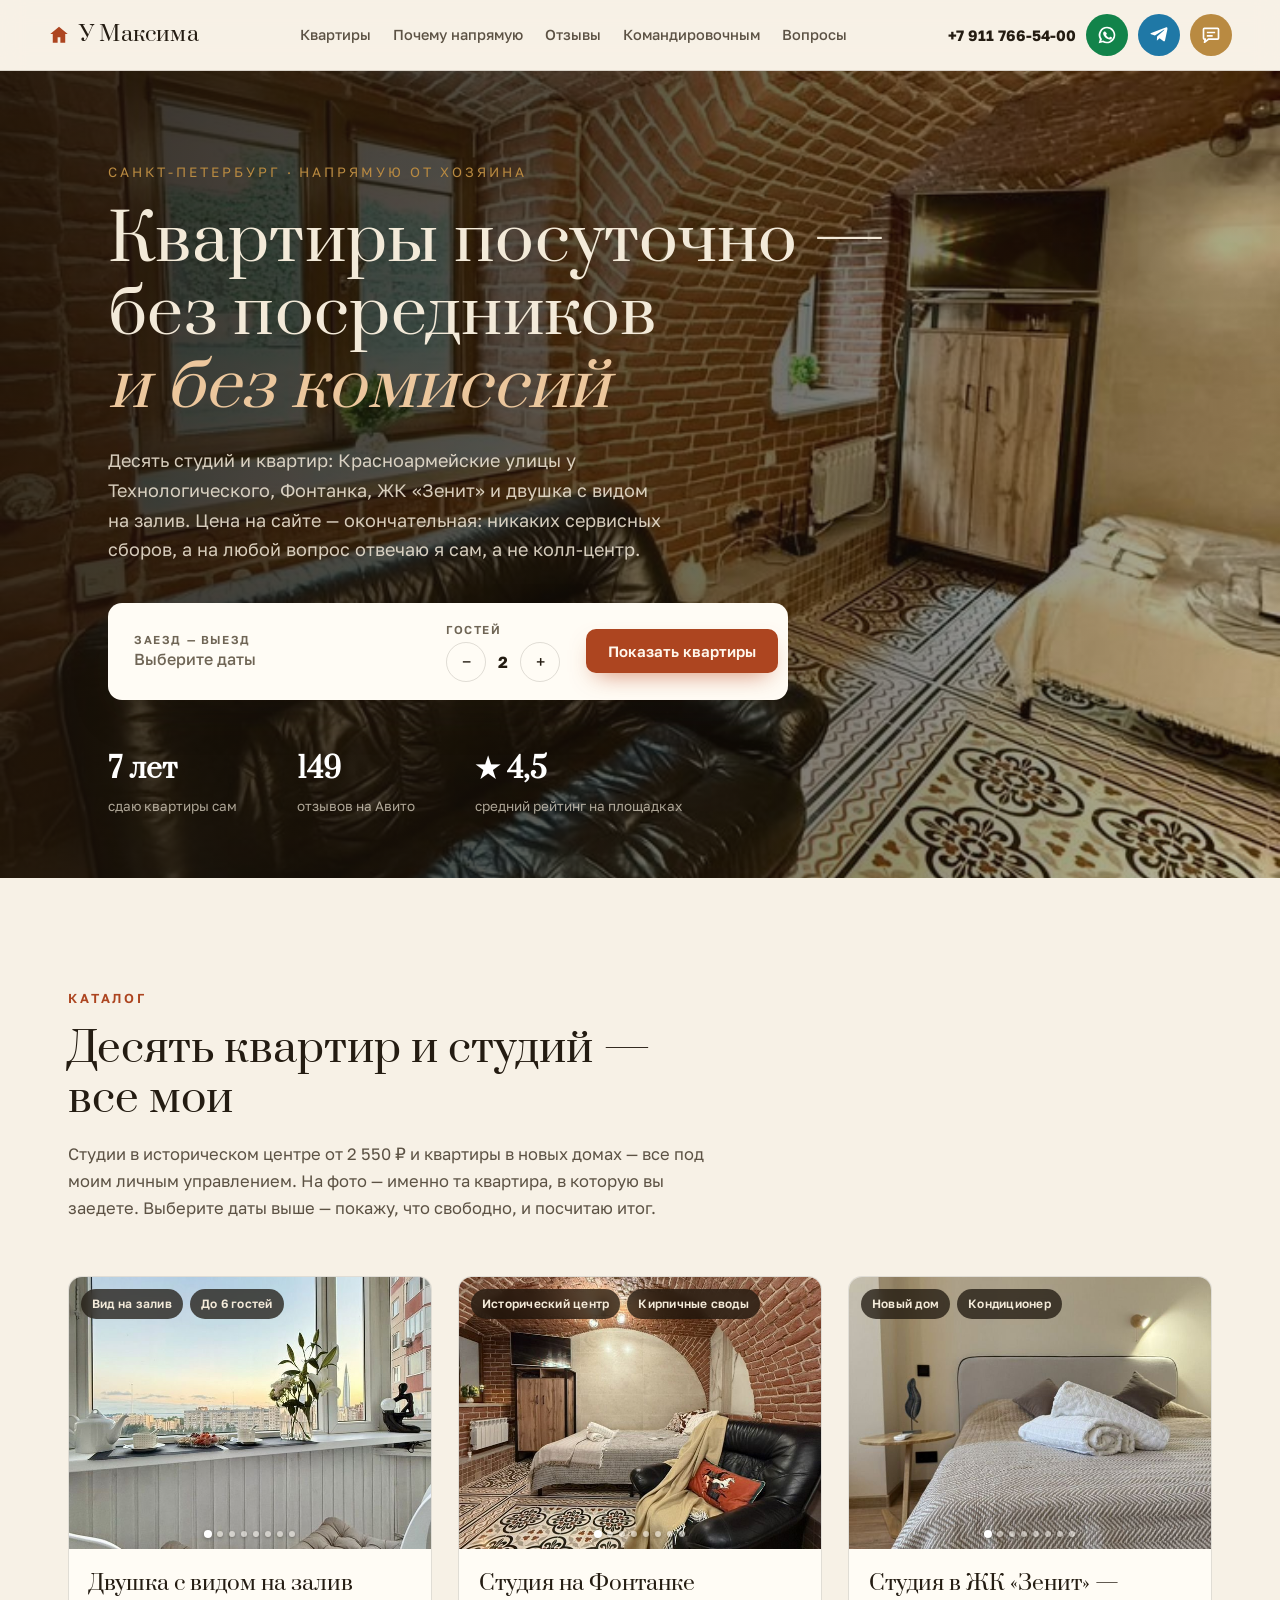
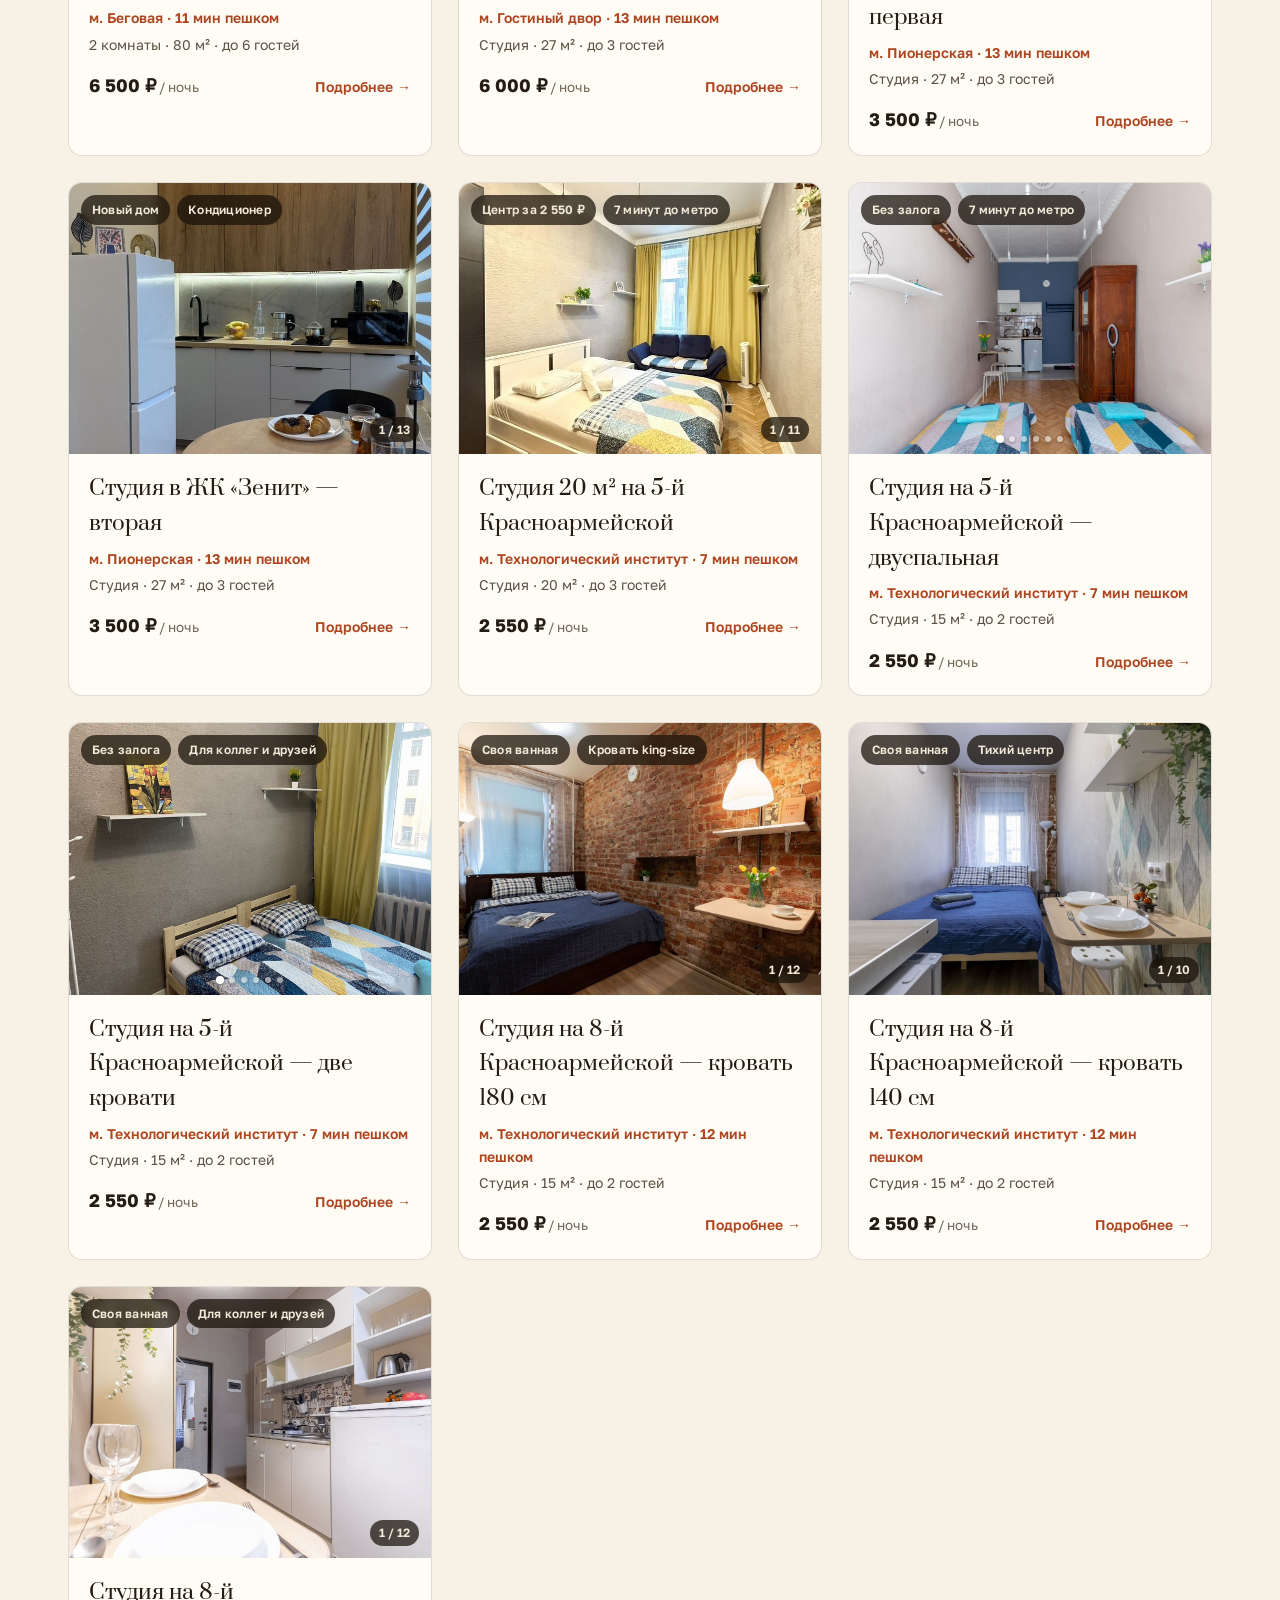
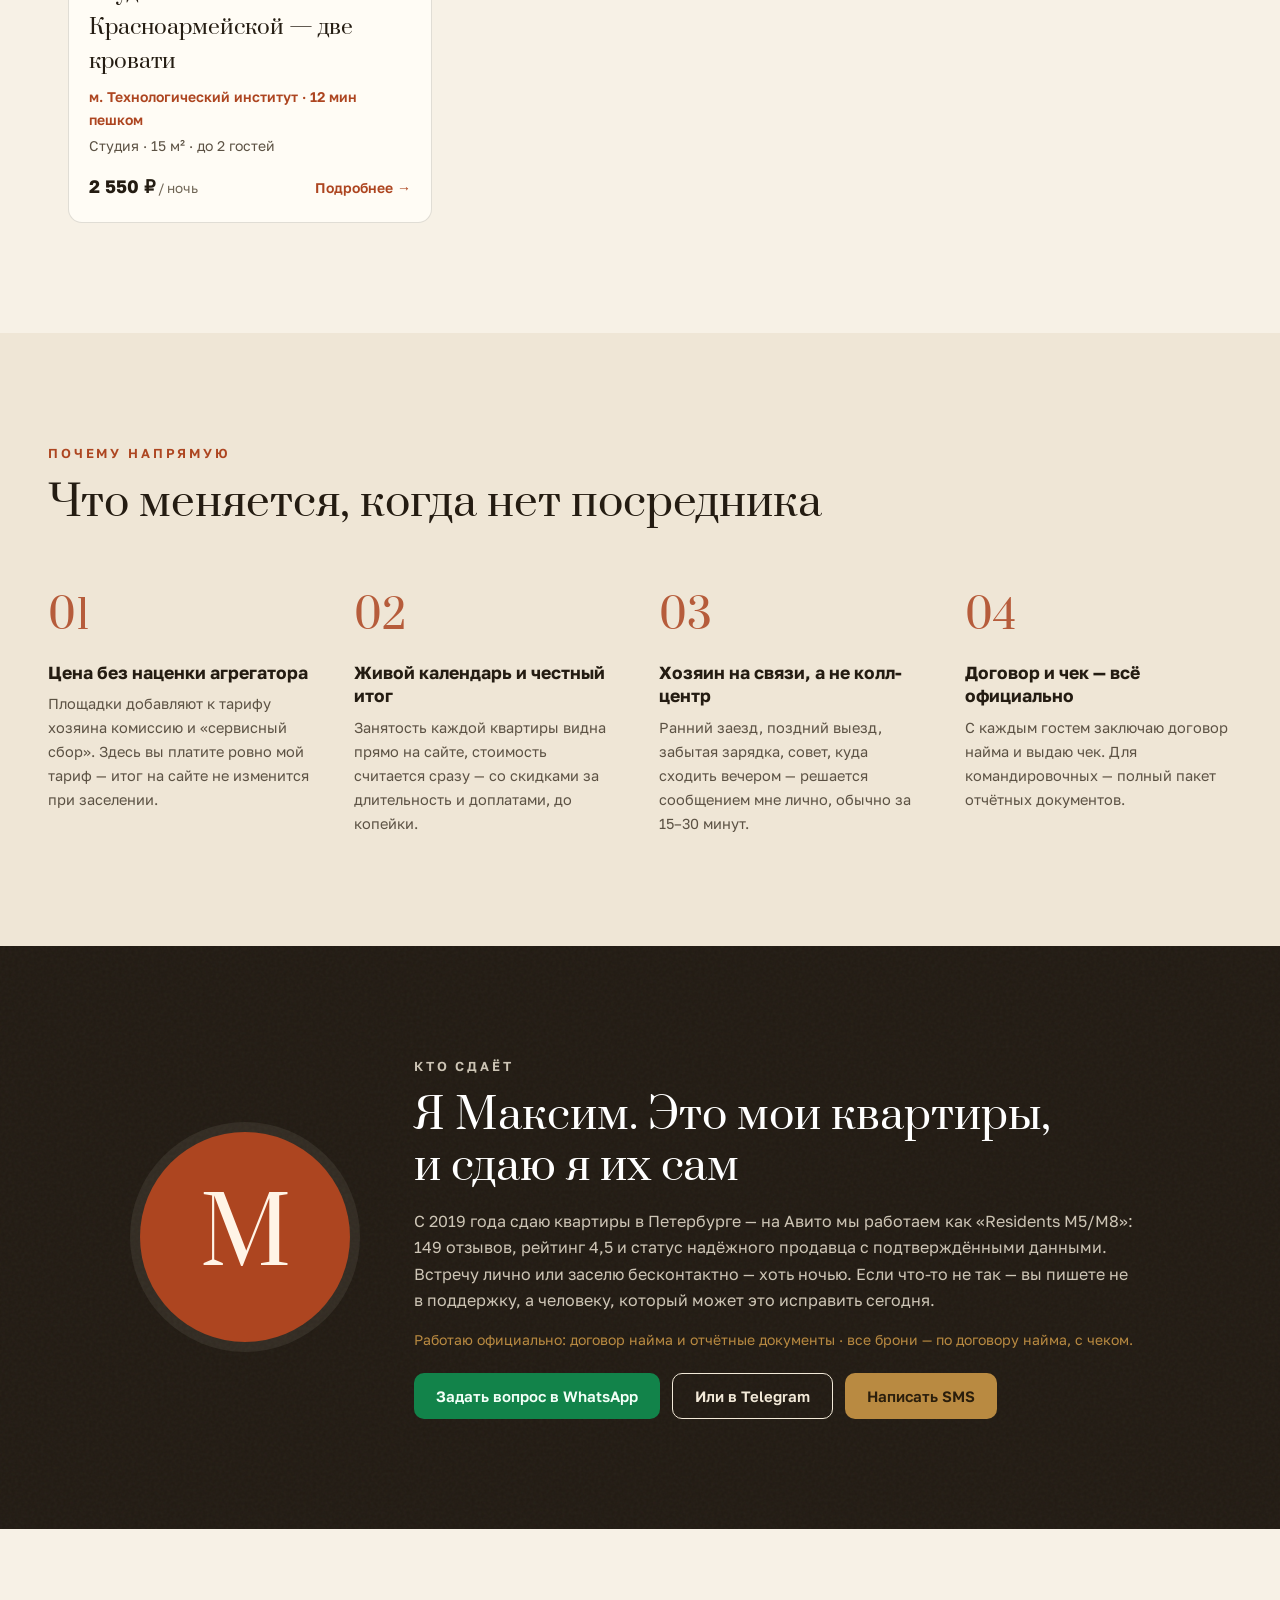
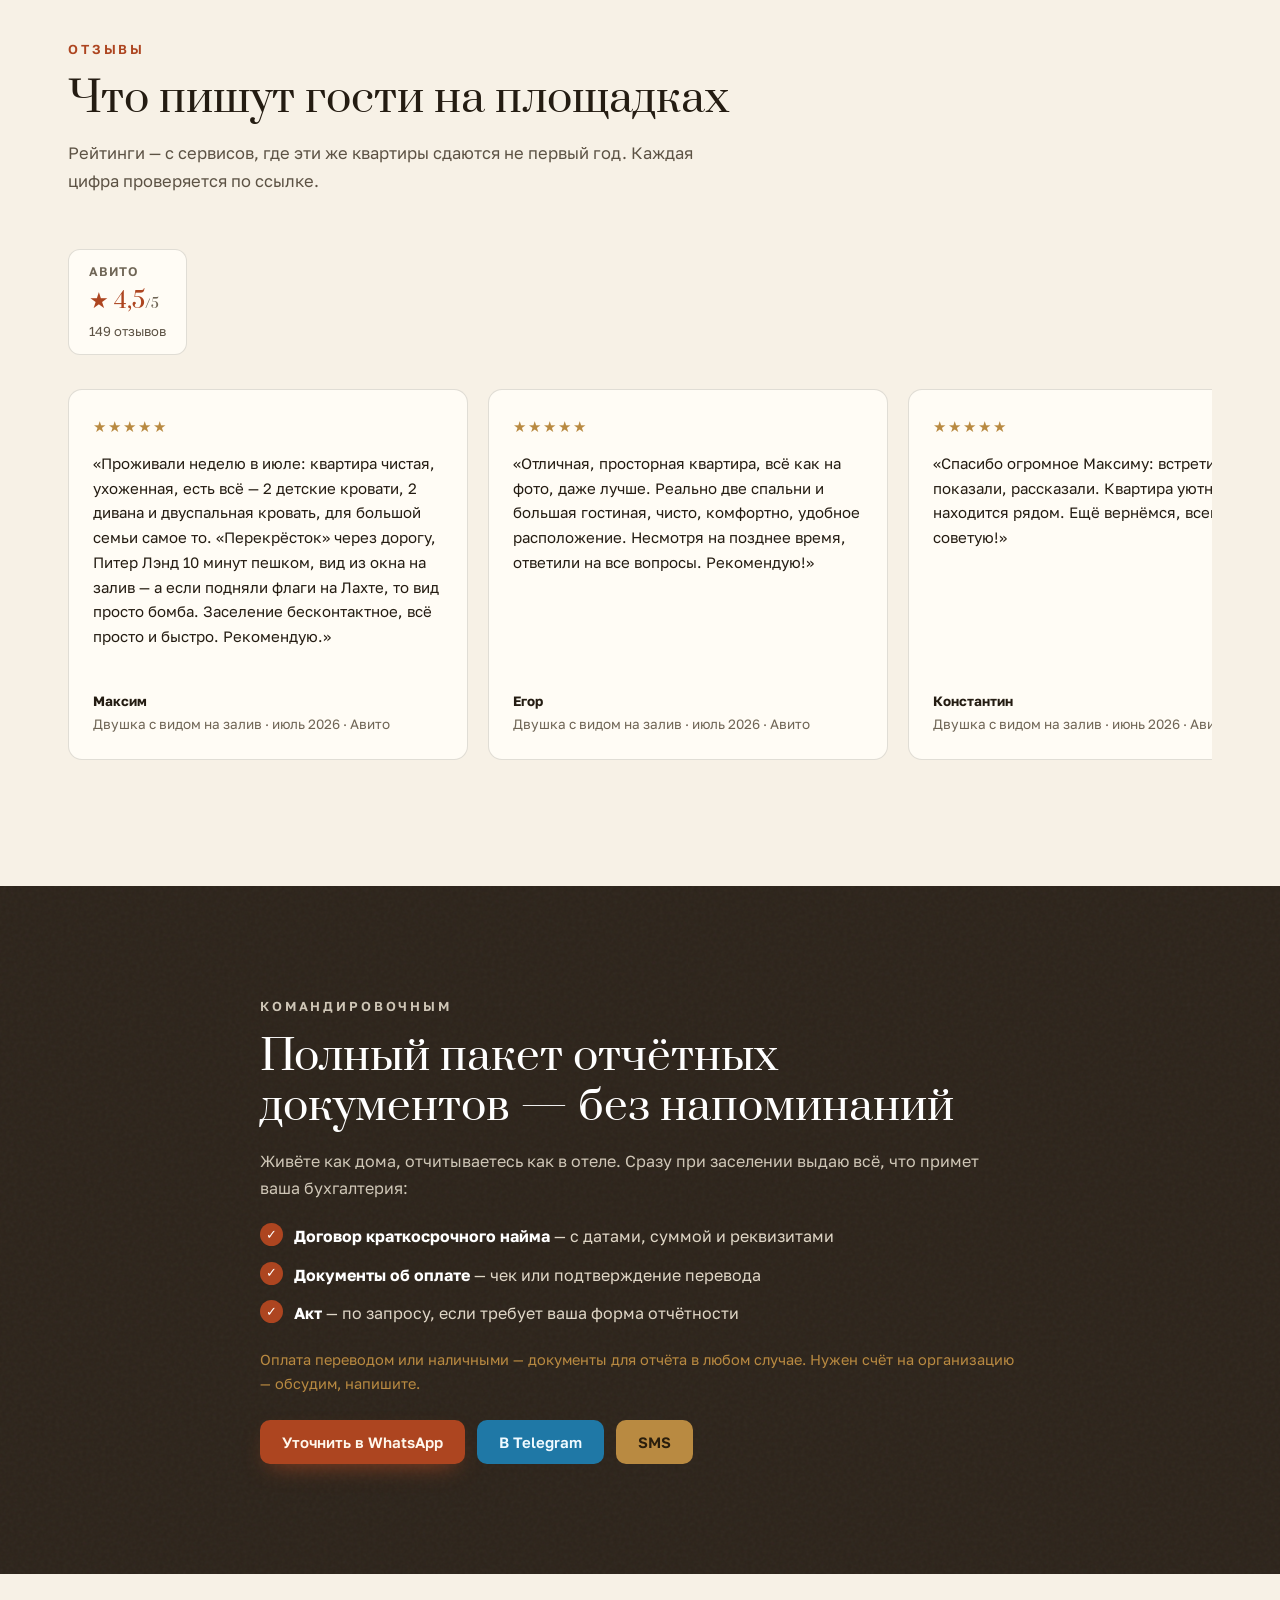
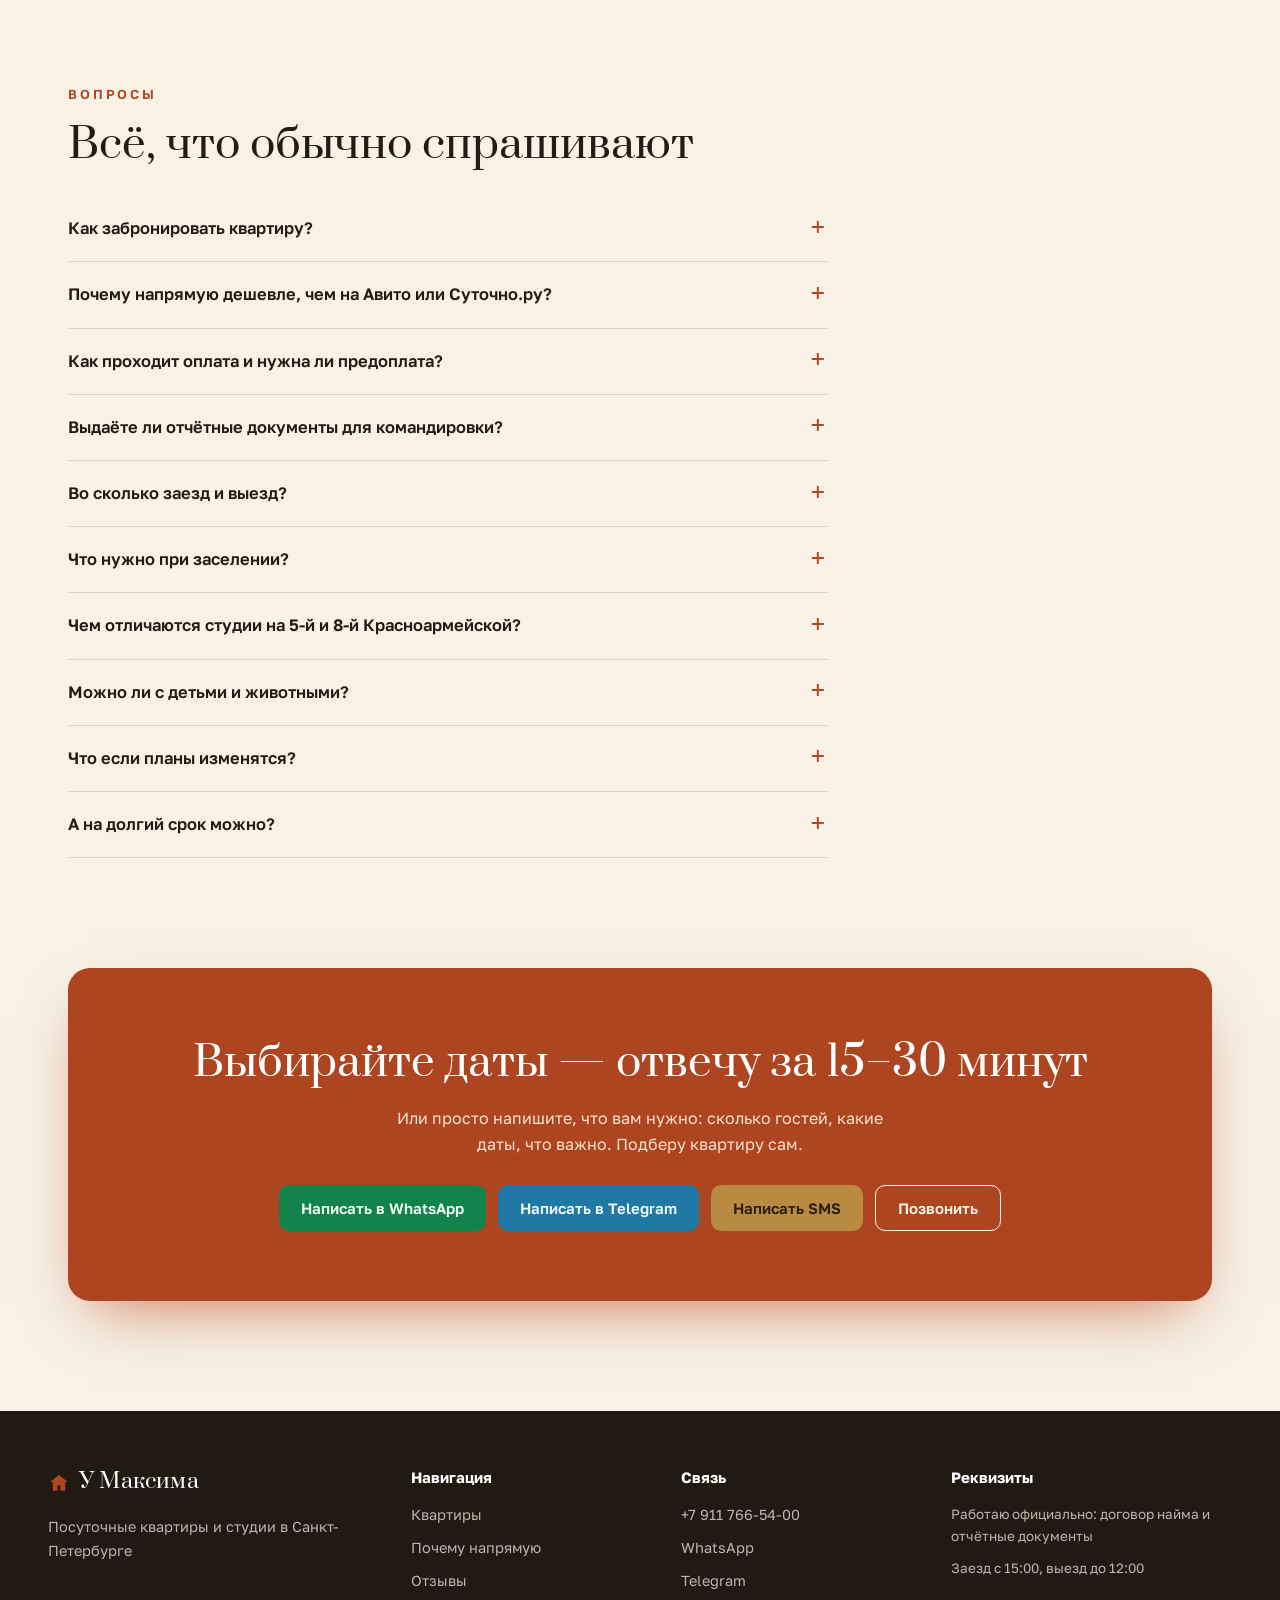
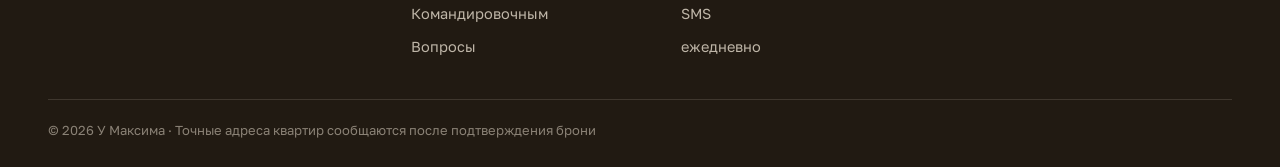
<file: index.html>
<!DOCTYPE html>
<html lang="ru">
<head>
  <meta charset="UTF-8">
  <title>У Максима — посуточные квартиры в Санкт-Петербурге</title>
  <meta http-equiv="refresh" content="0; url=site/">
  <script>location.replace('site/' + location.search + location.hash);</script>
</head>
<body>
  <p><a href="site/">Перейти на сайт «У Максима»</a></p>
</body>
</html>
</file>
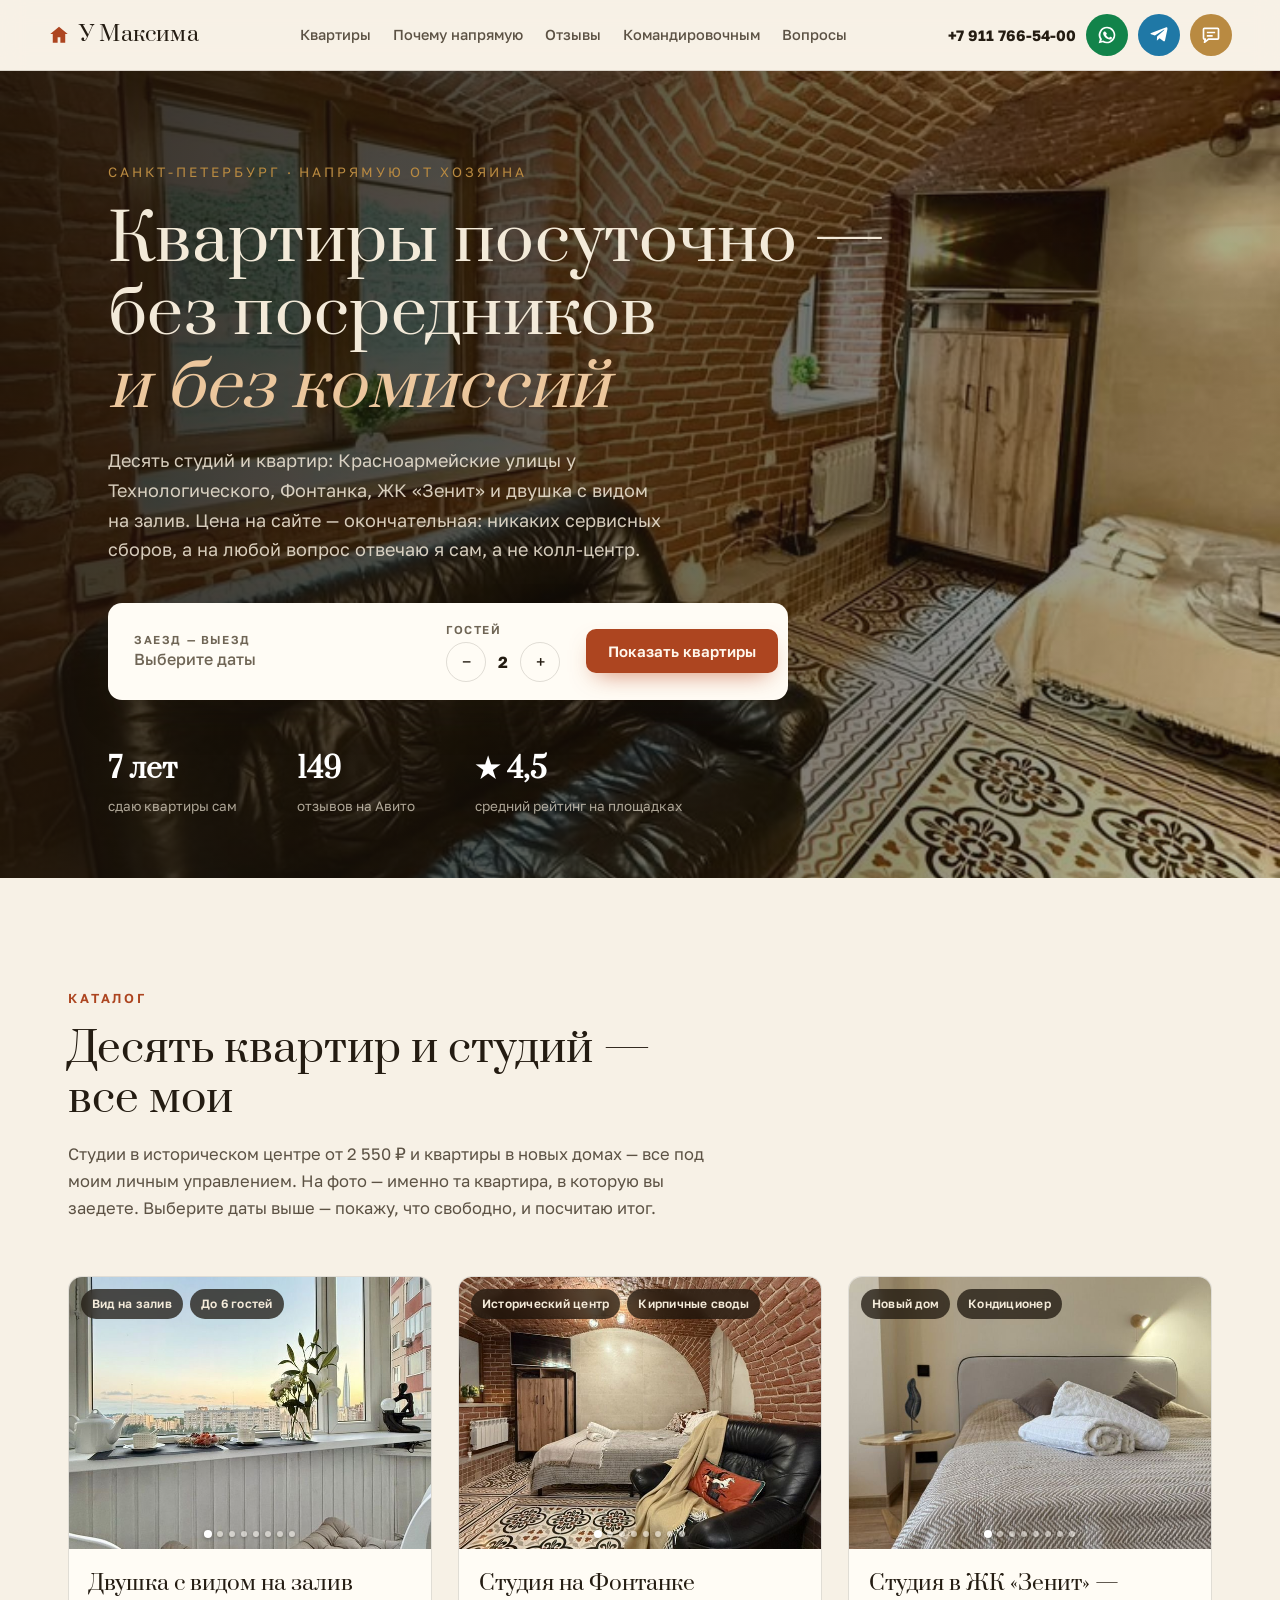
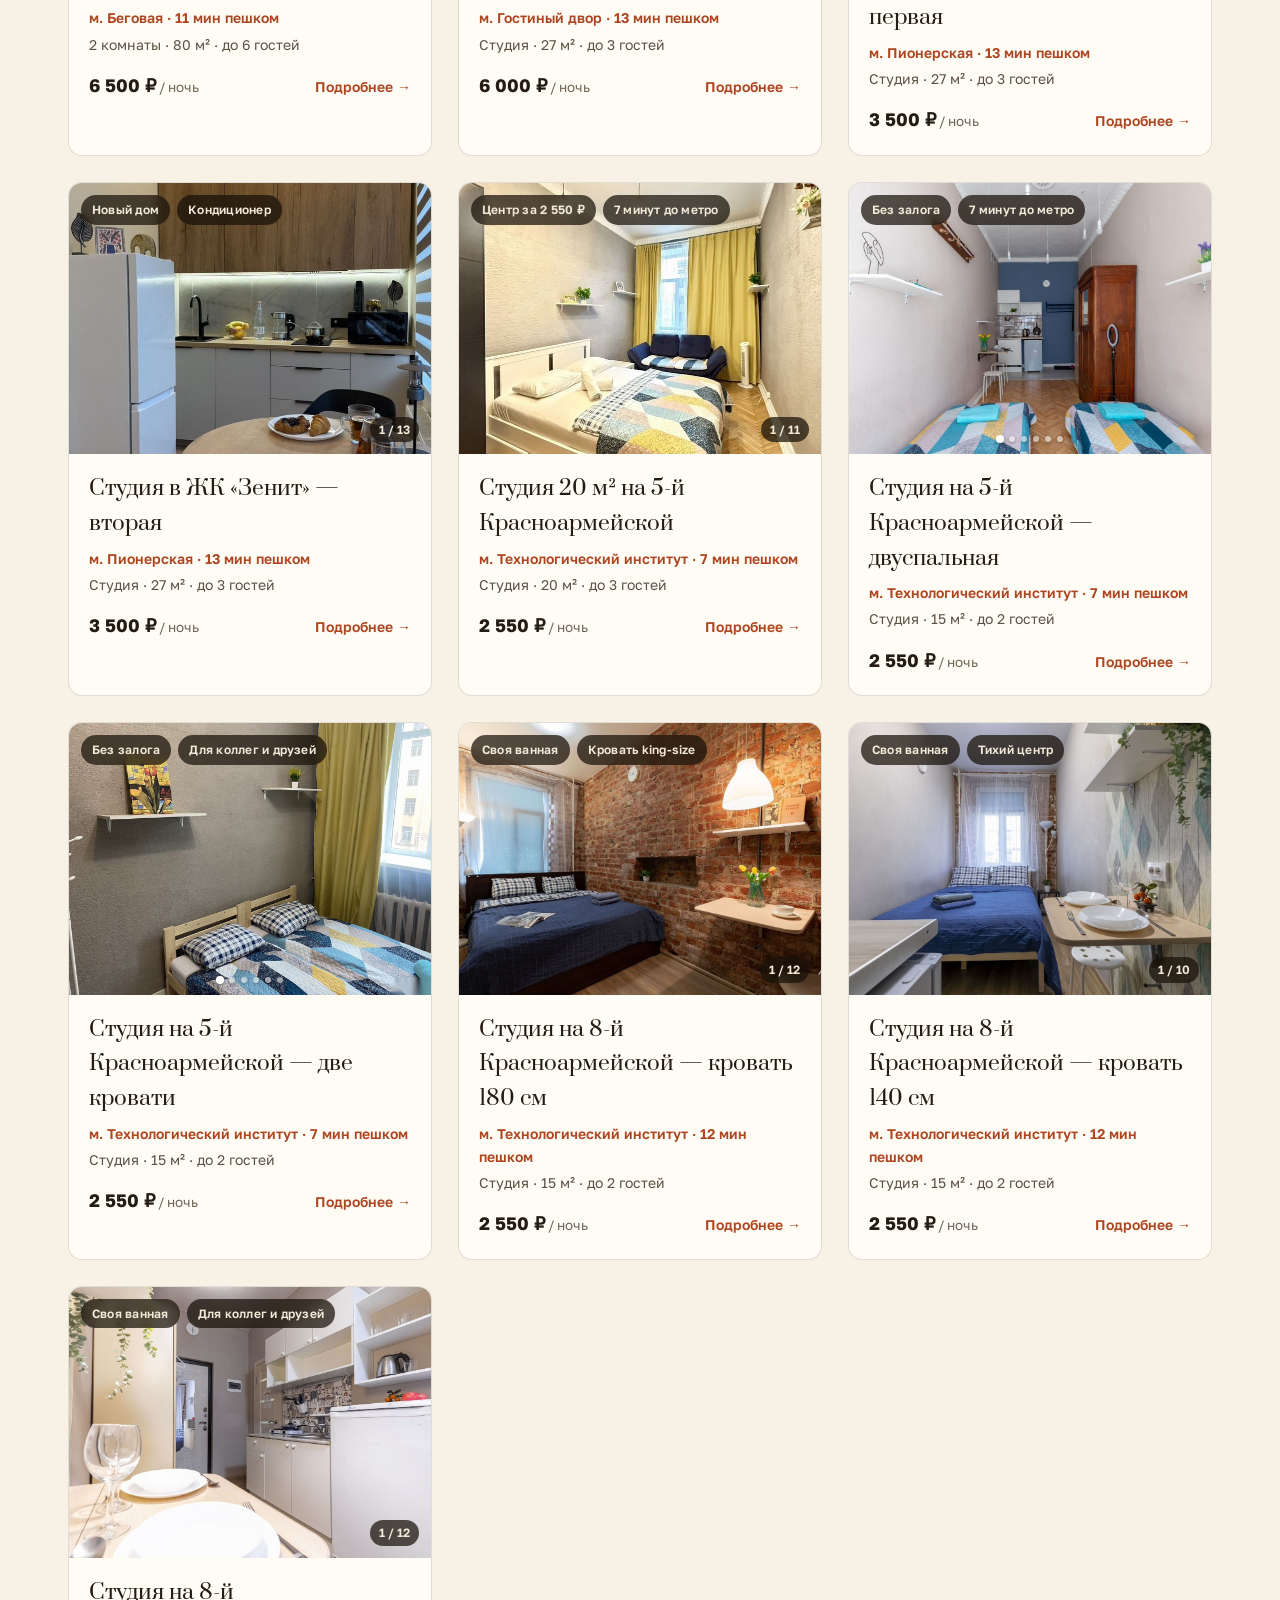
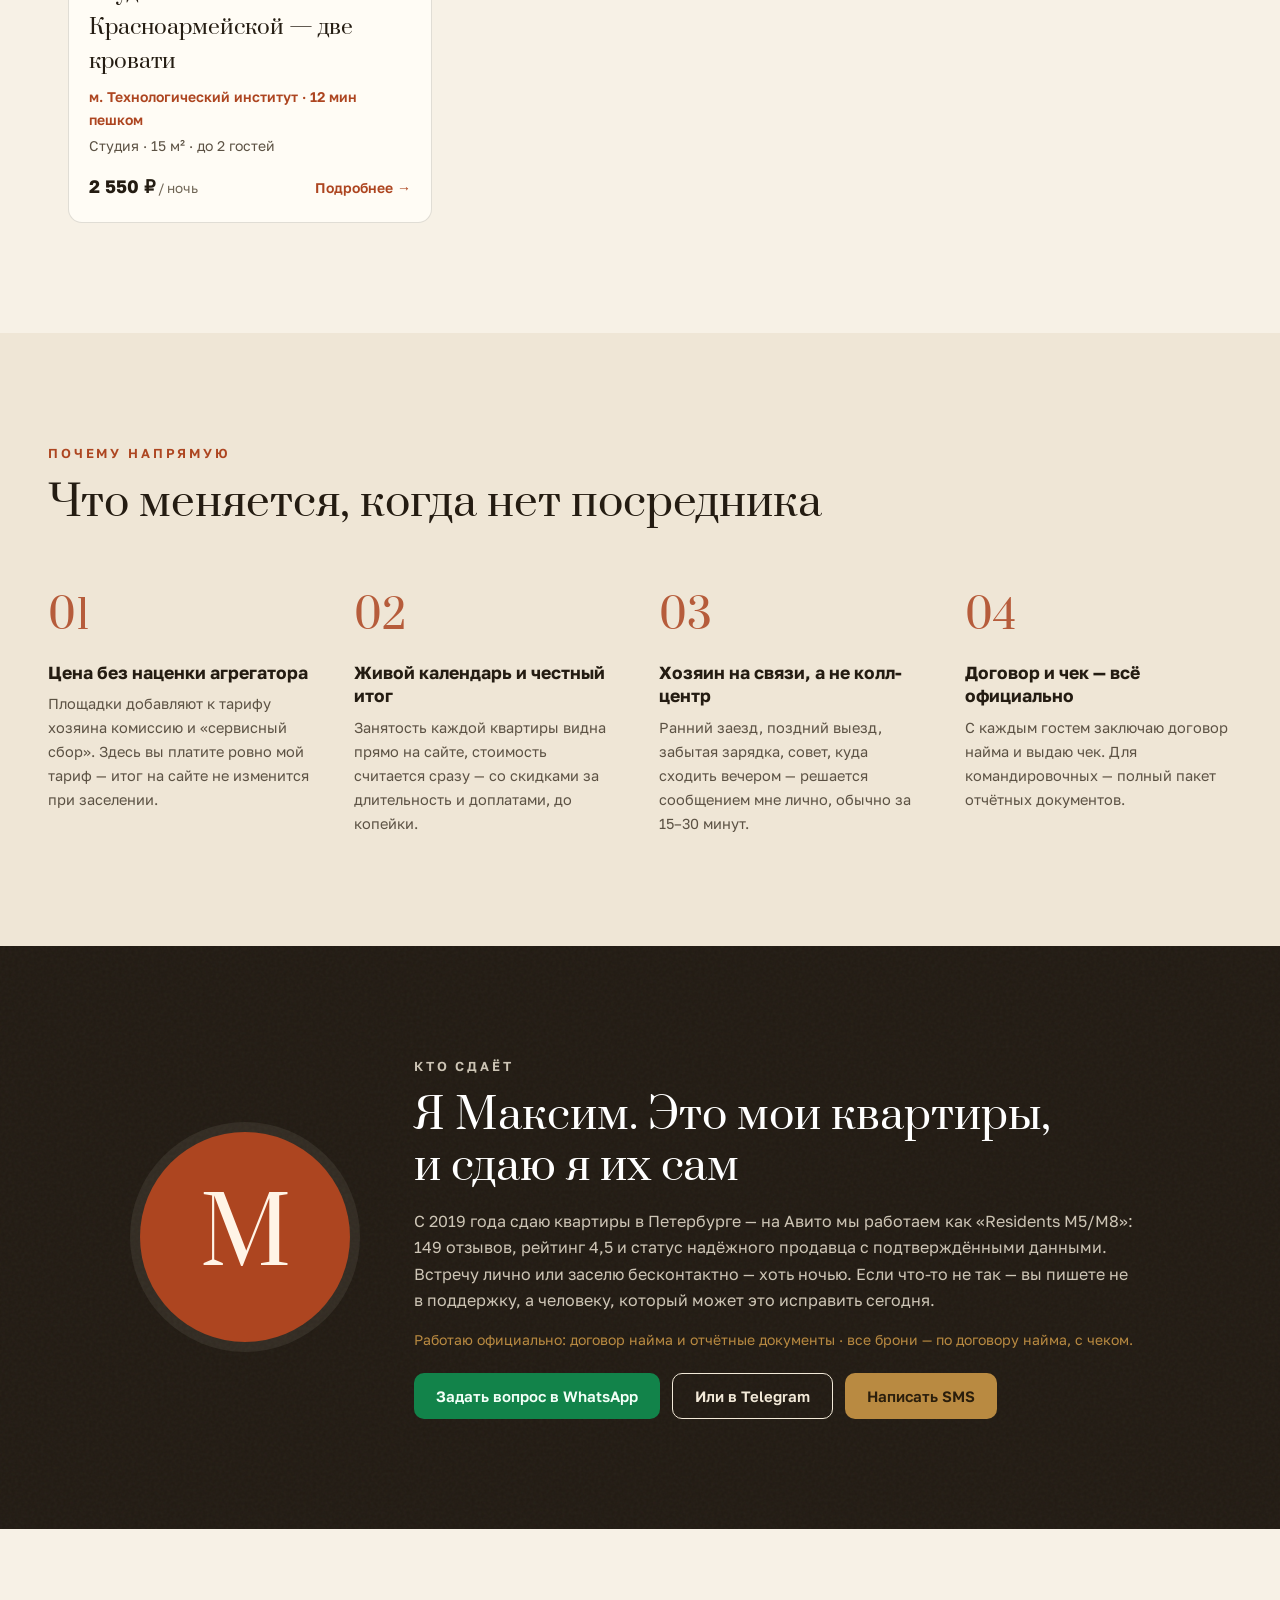
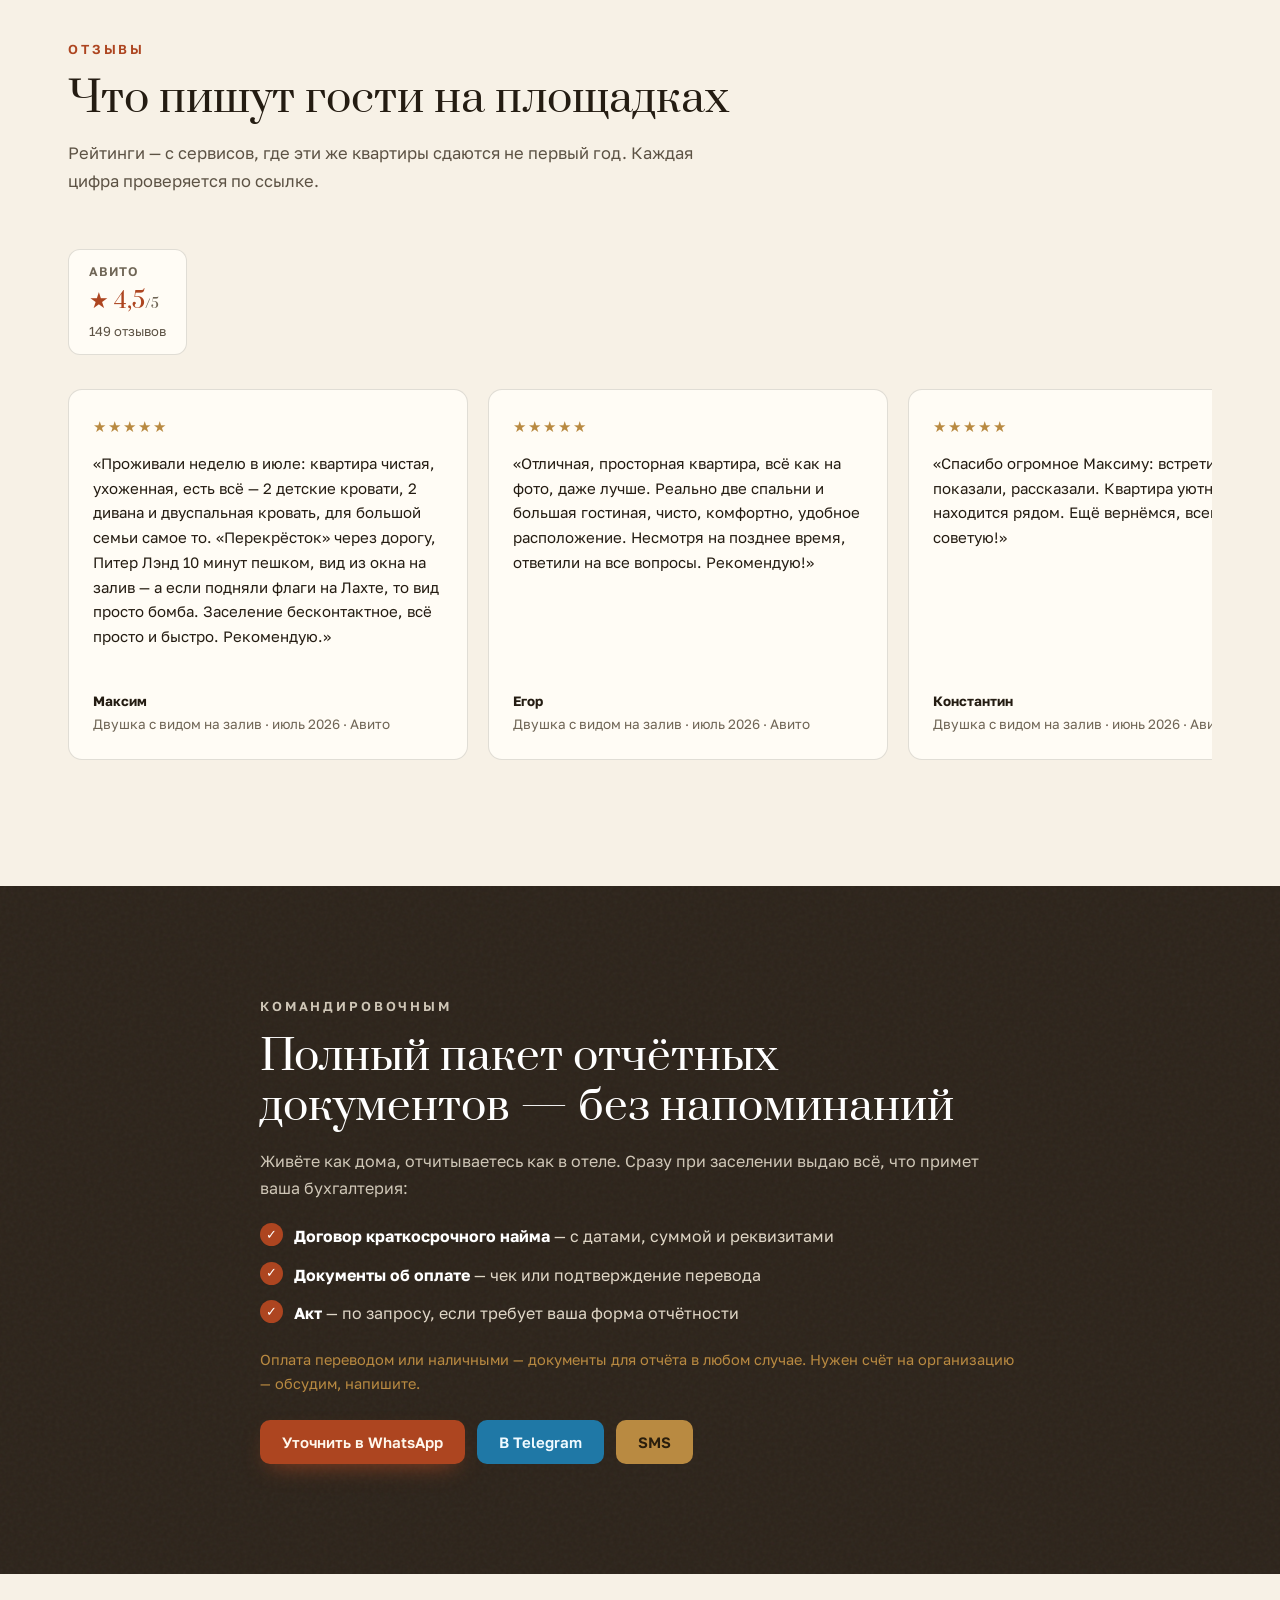
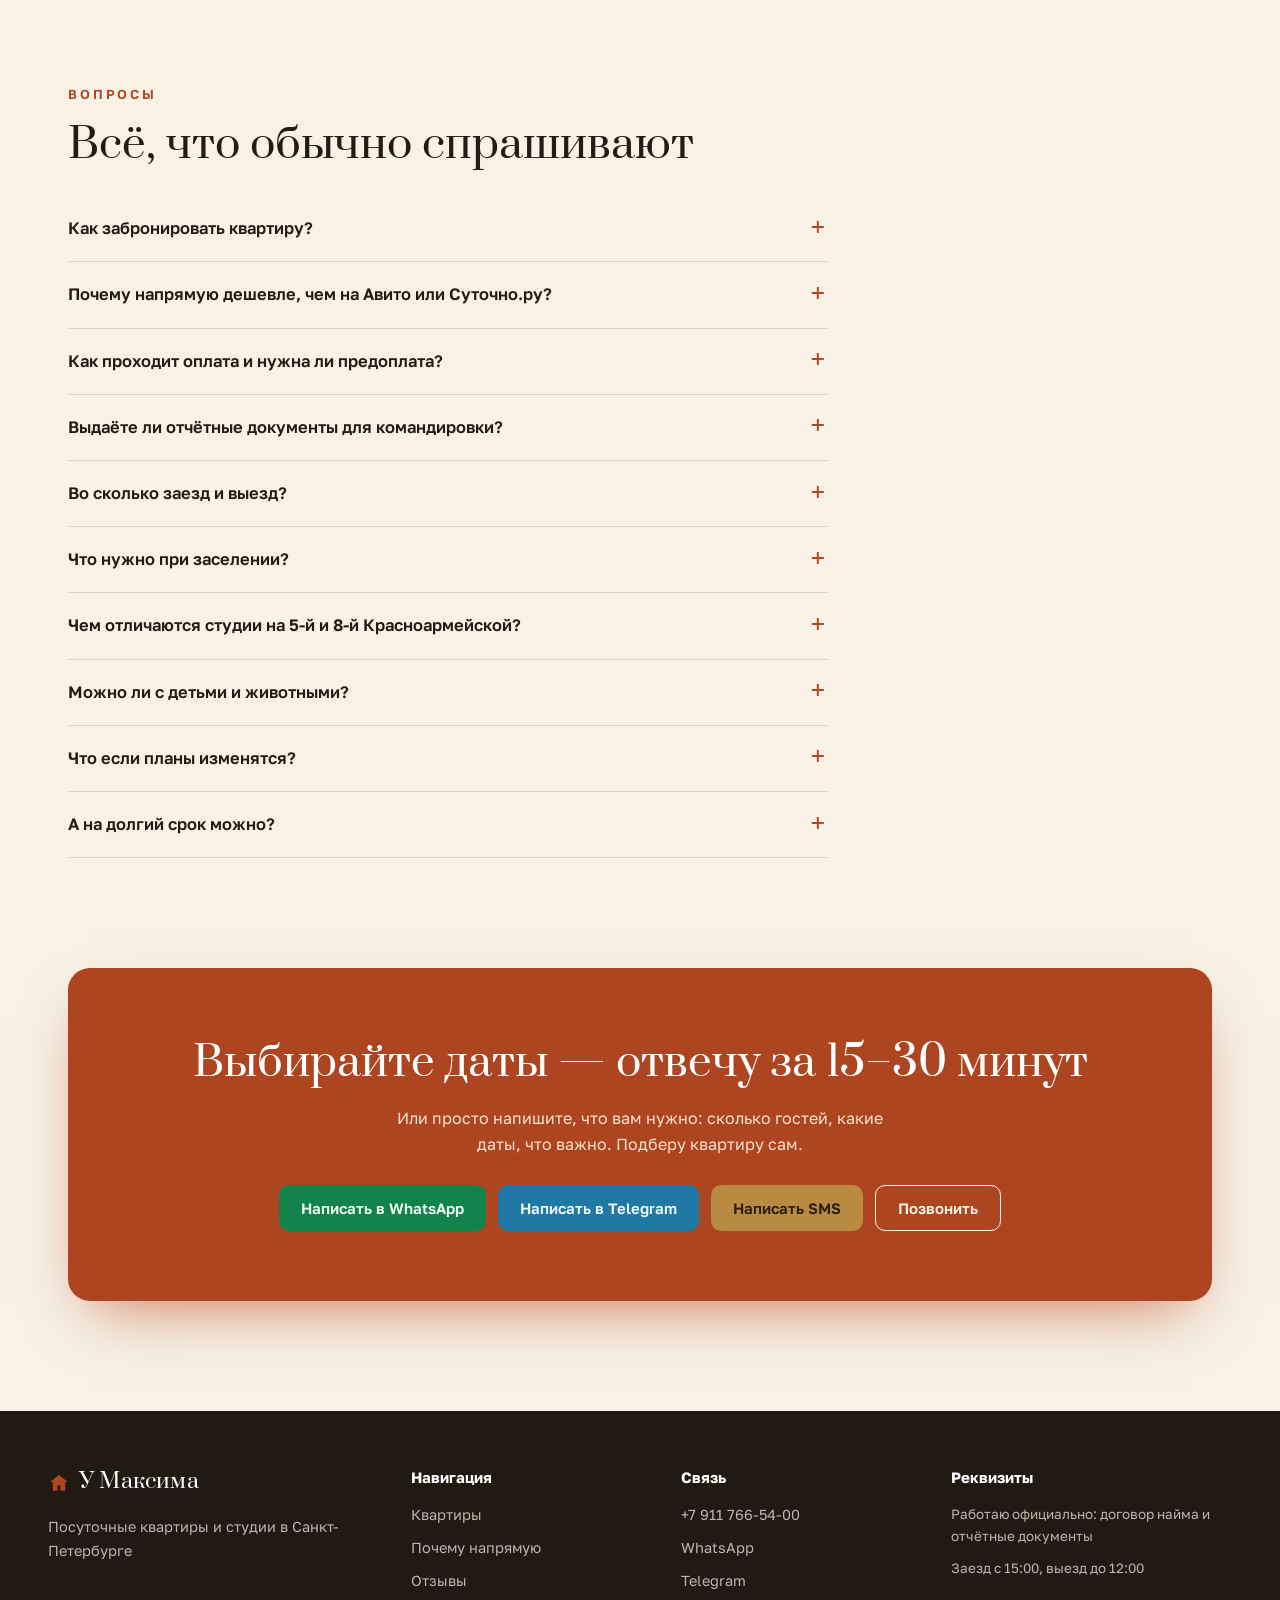
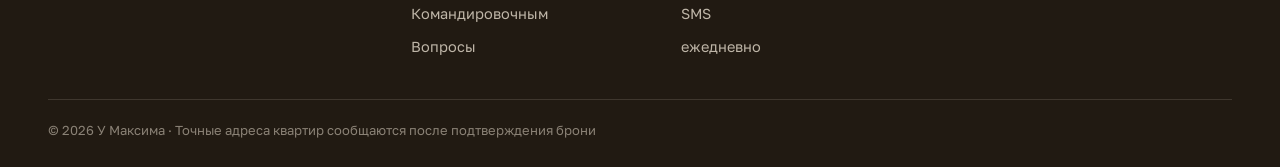
<file: site/index.html>
<!DOCTYPE html>
<html lang="ru">
<head>
  <meta charset="UTF-8">
  <meta name="viewport" content="width=device-width, initial-scale=1.0">
  <title>У Максима — посуточные квартиры в Санкт-Петербурге напрямую от хозяина</title>
  <meta name="description" content="Студии и квартиры посуточно в Петербурге от 2 550 ₽ напрямую от хозяина: без комиссий и сервисных сборов, календарь занятости онлайн, бронирование в WhatsApp и Telegram за 30 секунд. Отчётные документы для командировочных.">
  <meta property="og:title" content="У Максима — посуточные квартиры в Санкт-Петербурге">
  <meta property="og:description" content="Напрямую от хозяина: без комиссий, живой календарь занятости, заявка в мессенджер за 30 секунд.">
  <meta property="og:type" content="website">
  <meta property="og:locale" content="ru_RU">
  <meta property="og:site_name" content="У Максима">
  <meta property="og:image" content="https://kusov777.github.io/maksim-rent/site/photos/m8-15-180/01.jpg">
  <meta name="twitter:card" content="summary_large_image">
  <!-- После привязки домена добавить:
       <link rel="canonical" href="https://ваш-домен/">
       <meta property="og:url" content="https://ваш-домен/"> -->
  <link rel="icon" href="data:image/svg+xml,<svg xmlns='http://www.w3.org/2000/svg' viewBox='0 0 100 100'><text y='80' font-size='80'>🗝️</text></svg>">
  <link rel="preload" href="fonts/prata-v22-cyrillic_latin-regular.woff2" as="font" type="font/woff2" crossorigin>
  <link rel="preload" href="fonts/golos-text-v7-cyrillic_latin-regular.woff2" as="font" type="font/woff2" crossorigin>
  <link rel="preload" as="image" href="photos/fontanka-27/02.jpg">
  <link rel="stylesheet" href="styles.css">
  <!-- Яндекс.Метрика: когда Максим заведёт счётчик, вставить сюда стандартный сниппет
       и прописать его номер в data.js → SITE.metrikaId. Цели уже размечены в коде:
       booking_whatsapp, booking_telegram, booking_sms, booking_call,
       header_whatsapp, header_telegram, header_sms, header_call,
       menu_*, host_*, business_*, cta_*, footer_* — по тем же трём каналам -->
</head>
<body>

  <header class="header">
    <a class="wordmark" href="#/">
      <svg class="wordmark-icon" viewBox="0 0 24 24" aria-hidden="true"><path d="M12 3 2.5 11h2.7v9.5h5.3v-6h3v6h5.3V11h2.7L12 3z"/></svg>
      <span>У&nbsp;Максима</span>
    </a>
    <nav class="nav" aria-label="Основная навигация">
      <a href="#catalog">Квартиры</a>
      <a href="#why">Почему напрямую</a>
      <a href="#reviews">Отзывы</a>
      <a href="#business">Командировочным</a>
      <a href="#faq">Вопросы</a>
    </nav>
    <button class="burger" id="burger" type="button" aria-label="Меню" aria-expanded="false" aria-controls="mobile-menu">
      <span></span><span></span><span></span>
    </button>
    <nav class="mobile-menu" id="mobile-menu" aria-label="Меню разделов">
      <a href="#catalog">Квартиры</a>
      <a href="#why">Почему напрямую</a>
      <a href="#reviews">Отзывы</a>
      <a href="#business">Командировочным</a>
      <a href="#faq">Вопросы</a>
      <div class="mobile-menu-contacts">
        <a data-href-tel data-track="menu_call" href="#">Позвонить: <span data-site="phone"></span></a>
        <a data-href-wa data-track="menu_whatsapp" href="#" target="_blank" rel="noopener">Написать в WhatsApp</a>
        <a data-href-tg data-track="menu_telegram" href="#" target="_blank" rel="noopener">Написать в Telegram</a>
        <a data-href-sms data-track="menu_sms" href="#">Написать SMS</a>
        <span>На связи <span data-site="workHours"></span></span>
      </div>
    </nav>
    <div class="header-contacts">
      <a class="header-phone" data-href-tel data-track="header_call" href="#"><span data-site="phone"></span></a>
      <a class="icon-btn icon-wa" data-href-wa data-track="header_whatsapp" href="#" target="_blank" rel="noopener" aria-label="Написать в WhatsApp">
        <svg viewBox="0 0 24 24"><path d="M12 2a10 10 0 0 0-8.6 15.1L2 22l5-1.3A10 10 0 1 0 12 2zm0 2a8 8 0 1 1-4.1 14.9l-.3-.2-2.4.6.7-2.3-.2-.4A8 8 0 0 1 12 4zm-3 3.8c-.2 0-.5 0-.7.3-.2.3-.9.9-.9 2.1s.9 2.4 1 2.6c.1.2 1.8 2.9 4.5 3.9 2.2.9 2.7.7 3.2.7.5-.1 1.5-.6 1.7-1.2.2-.6.2-1.1.2-1.2l-.4-.2-1.5-.7c-.2-.1-.4-.1-.5.1l-.7.9c-.1.2-.3.2-.5.1-.7-.3-1.5-.7-2.2-1.4-.6-.5-1-1.2-1.3-1.7-.1-.2 0-.4.1-.5l.5-.6c.1-.2.1-.3.2-.5v-.5L10 8.2c-.2-.4-.4-.4-.6-.4H9z"/></svg>
      </a>
      <a class="icon-btn icon-tg" data-href-tg data-track="header_telegram" href="#" target="_blank" rel="noopener" aria-label="Написать в Telegram">
        <svg viewBox="0 0 24 24"><path d="M21.9 4.1c.3-1.1-.4-1.6-1.2-1.3L2.7 9.7c-1.1.4-1.1 1.1-.2 1.4l4.6 1.4 10.7-6.7c.5-.3 1-.2.6.2l-8.7 7.8-.3 4.8c.5 0 .7-.2 1-.5l2.3-2.2 4.8 3.5c.9.5 1.5.2 1.7-.8l3.1-14.5z"/></svg>
      </a>
      <a class="icon-btn icon-sms" data-href-sms data-track="header_sms" href="#" aria-label="Отправить SMS">
        <svg viewBox="0 0 24 24"><path d="M4 3h16a2 2 0 0 1 2 2v11a2 2 0 0 1-2 2H9.4L4.8 21.5A1 1 0 0 1 3.2 20.7L3.9 18H4a2 2 0 0 1-2-2V5a2 2 0 0 1 2-2zm0 2v11h1.1a1 1 0 0 1 1 1.2l-.2 1 2.3-1.9c.2-.2.4-.3.7-.3H20V5H4zm3 3h10v2H7V8zm0 4h7v2H7v-2z"/></svg>
      </a>
    </div>
  </header>

  <main id="home-view">

    <!-- ============ HERO ============ -->
    <section class="hero">
      <div class="hero-bg" role="img" aria-label="Студия на Фонтанке — кирпичные своды"></div>
      <div class="hero-content">
        <p class="hero-eyebrow">Санкт-Петербург · напрямую от хозяина</p>
        <h1 class="hero-title">Квартиры посуточно —<br>без посредников <em>и&nbsp;без&nbsp;комиссий</em></h1>
        <p class="hero-sub">Десять студий и квартир: Красноармейские улицы у Технологического, Фонтанка,
          ЖК «Зенит» и двушка с видом на залив. Цена на сайте — окончательная: никаких сервисных сборов,
          а на любой вопрос отвечаю я сам, а не колл-центр.</p>

        <div class="search-card">
          <button class="search-field" id="hero-dates-toggle" type="button" aria-haspopup="dialog" aria-expanded="false">
            <span class="search-label">Заезд — выезд</span>
            <span class="search-value is-placeholder" id="hero-dates-label">Выберите даты</span>
          </button>
          <div class="search-field search-guests">
            <span class="search-label">Гостей</span>
            <div class="stepper">
              <button data-guests="-1" type="button" aria-label="Меньше гостей">−</button>
              <b id="hero-guests-num">2</b>
              <button data-guests="1" type="button" aria-label="Больше гостей">+</button>
            </div>
          </div>
          <a class="btn btn-accent search-btn" href="#catalog">Показать квартиры</a>
          <div class="popover" id="hero-cal-popover" role="dialog" aria-label="Выбор дат">
            <div id="hero-cal"></div>
            <div class="popover-actions">
              <button class="link-btn" id="hero-cal-clear" type="button">Сбросить</button>
              <button class="btn btn-accent btn-sm" id="hero-cal-done" type="button">Готово</button>
            </div>
          </div>
        </div>

        <div class="hero-stats">
          <div class="stat"><b id="stat-years"></b><span>сдаю квартиры сам</span></div>
          <div class="stat"><b id="stat-reviews"></b><span>отзывов на Авито</span></div>
          <div class="stat"><b id="stat-rating"></b><span>средний рейтинг на площадках</span></div>
        </div>
      </div>
    </section>

    <!-- ============ КАТАЛОГ ============ -->
    <section class="section" id="catalog">
      <div class="section-head reveal">
        <p class="section-eyebrow">Каталог</p>
        <h2 class="section-title">Десять квартир и студий —<br>все мои</h2>
        <p class="section-sub">Студии в историческом центре от 2 550 ₽ и квартиры в новых домах — все под моим
          личным управлением. На фото — именно та квартира, в которую вы заедете.
          Выберите даты выше — покажу, что свободно, и посчитаю итог.</p>
      </div>
      <div class="catalog-grid" id="catalog-grid"></div>
    </section>

    <!-- ============ ПОЧЕМУ НАПРЯМУЮ ============ -->
    <section class="section section-why" id="why">
      <div class="section-head reveal">
        <p class="section-eyebrow">Почему напрямую</p>
        <h2 class="section-title">Что меняется, когда нет посредника</h2>
      </div>
      <div class="why-grid">
        <div class="why-item reveal">
          <span class="why-num">01</span>
          <h3>Цена без наценки агрегатора</h3>
          <p>Площадки добавляют к тарифу хозяина комиссию и «сервисный сбор». Здесь вы платите ровно мой тариф — итог на сайте не изменится при заселении.</p>
        </div>
        <div class="why-item reveal">
          <span class="why-num">02</span>
          <h3>Живой календарь и честный итог</h3>
          <p>Занятость каждой квартиры видна прямо на сайте, стоимость считается сразу — со скидками за длительность и доплатами, до копейки.</p>
        </div>
        <div class="why-item reveal">
          <span class="why-num">03</span>
          <h3>Хозяин на связи, а не колл-центр</h3>
          <p>Ранний заезд, поздний выезд, забытая зарядка, совет, куда сходить вечером — решается сообщением мне лично, обычно за 15–30 минут.</p>
        </div>
        <div class="why-item reveal">
          <span class="why-num">04</span>
          <h3>Договор и чек — всё официально</h3>
          <p>С каждым гостем заключаю договор найма и выдаю чек. Для командировочных — полный пакет отчётных документов.</p>
        </div>
      </div>
    </section>

    <!-- ============ О ХОЗЯИНЕ ============ -->
    <section class="section section-host" id="host">
      <div class="host-card reveal">
        <div class="host-photo">
          <!-- ЗАМЕНИТЬ: сюда реальное фото Максима (см. README) -->
          <div class="host-avatar host-avatar-big" aria-hidden="true">М</div>
        </div>
        <div class="host-text">
          <p class="section-eyebrow">Кто сдаёт</p>
          <h2 class="section-title">Я Максим. Это мои квартиры,<br>и сдаю я их сам</h2>
          <p>С 2019 года сдаю квартиры в Петербурге — на Авито мы работаем как «Residents М5/М8»:
            149 отзывов, рейтинг 4,5 и статус надёжного продавца с подтверждёнными данными.
            Встречу лично или заселю бесконтактно — хоть ночью. Если что-то не так —
            вы пишете не в поддержку, а человеку, который может это исправить сегодня.</p>
          <p class="host-legal"><span data-site="legalStatus"></span> · все брони — по договору найма, с чеком.</p>
          <div class="host-actions">
            <a class="btn btn-wa" data-href-wa data-track="host_whatsapp" href="#" target="_blank" rel="noopener">Задать вопрос в WhatsApp</a>
            <a class="btn btn-ghost" data-href-tg data-track="host_telegram" href="#" target="_blank" rel="noopener">Или в Telegram</a>
            <a class="btn btn-sms" data-href-sms data-track="host_sms" href="#">Написать SMS</a>
          </div>
        </div>
      </div>
    </section>

    <!-- ============ ОТЗЫВЫ ============ -->
    <section class="section" id="reviews">
      <div class="section-head reveal">
        <p class="section-eyebrow">Отзывы</p>
        <h2 class="section-title">Что пишут гости на площадках</h2>
        <p class="section-sub">Рейтинги — с сервисов, где эти же квартиры сдаются не первый год. Каждая цифра проверяется по ссылке.</p>
      </div>
      <div class="ratings-row reveal" id="ratings-row"></div>
      <div class="reviews-track" id="reviews-track"></div>
    </section>

    <!-- ============ КОМАНДИРОВОЧНЫМ ============ -->
    <section class="section section-business" id="business">
      <div class="business-inner reveal">
        <div>
          <p class="section-eyebrow">Командировочным</p>
          <h2 class="section-title">Полный пакет отчётных документов — без напоминаний</h2>
          <p>Живёте как дома, отчитываетесь как в отеле. Сразу при заселении выдаю всё, что примет ваша бухгалтерия:</p>
          <ul class="docs-list">
            <li><b>Договор краткосрочного найма</b> — с датами, суммой и реквизитами</li>
            <li><b>Документы об оплате</b> — чек или подтверждение перевода</li>
            <li><b>Акт</b> — по запросу, если требует ваша форма отчётности</li>
          </ul>
          <p class="business-note">Оплата переводом или наличными — документы для отчёта в любом случае. Нужен счёт на организацию — обсудим, напишите.</p>
          <div class="business-actions">
            <a class="btn btn-accent" data-href-wa data-wa-text="Здравствуйте, Максим! Я в командировку — расскажите, какие отчётные документы вы выдаёте и как оформляется бронь." data-track="business_whatsapp" href="#" target="_blank" rel="noopener">Уточнить в WhatsApp</a>
            <a class="btn btn-tg" data-href-tg data-track="business_telegram" href="#" target="_blank" rel="noopener">В Telegram</a>
            <a class="btn btn-sms" data-href-sms data-sms-text="Здравствуйте, Максим! Я в командировку — расскажите, какие отчётные документы вы выдаёте и как оформляется бронь." data-track="business_sms" href="#">SMS</a>
          </div>
        </div>
      </div>
    </section>

    <!-- ============ FAQ ============ -->
    <section class="section section-faq" id="faq">
      <div class="section-head reveal">
        <p class="section-eyebrow">Вопросы</p>
        <h2 class="section-title">Всё, что обычно спрашивают</h2>
      </div>
      <div class="faq-list" id="faq-list"></div>
    </section>

    <!-- ============ ФИНАЛЬНЫЙ CTA ============ -->
    <section class="section section-cta">
      <div class="cta-card reveal">
        <h2 class="section-title">Выбирайте даты — отвечу за <span data-site="responseTime"></span></h2>
        <p>Или просто напишите, что вам нужно: сколько гостей, какие даты, что важно. Подберу квартиру сам.</p>
        <div class="cta-actions">
          <a class="btn btn-wa" data-href-wa data-track="cta_whatsapp" href="#" target="_blank" rel="noopener">Написать в WhatsApp</a>
          <a class="btn btn-tg" data-href-tg data-track="cta_telegram" href="#" target="_blank" rel="noopener">Написать в Telegram</a>
          <a class="btn btn-sms" data-href-sms data-track="cta_sms" href="#">Написать SMS</a>
          <a class="btn btn-ghost" data-href-tel data-track="cta_call" href="#">Позвонить</a>
        </div>
      </div>
    </section>

  </main>

  <main id="apt-view" hidden></main>

  <footer class="footer">
    <div class="footer-inner">
      <div class="footer-col">
        <a class="wordmark wordmark-footer" href="#/">
          <svg class="wordmark-icon" viewBox="0 0 24 24" aria-hidden="true"><path d="M12 3 2.5 11h2.7v9.5h5.3v-6h3v6h5.3V11h2.7L12 3z"/></svg>
          <span>У&nbsp;Максима</span>
        </a>
        <p data-site="tagline"></p>
      </div>
      <div class="footer-col">
        <b>Навигация</b>
        <a href="#catalog">Квартиры</a>
        <a href="#why">Почему напрямую</a>
        <a href="#reviews">Отзывы</a>
        <a href="#business">Командировочным</a>
        <a href="#faq">Вопросы</a>
      </div>
      <div class="footer-col">
        <b>Связь</b>
        <a data-href-tel data-track="footer_call" href="#"><span data-site="phone"></span></a>
        <a data-href-wa data-track="footer_whatsapp" href="#" target="_blank" rel="noopener">WhatsApp</a>
        <a data-href-tg data-track="footer_telegram" href="#" target="_blank" rel="noopener">Telegram</a>
        <a data-href-sms data-track="footer_sms" href="#">SMS</a>
        <span data-site="workHours"></span>
      </div>
      <div class="footer-col footer-legal">
        <b>Реквизиты</b>
        <span><span data-site="legalStatus"></span></span>
        <span data-inn-line>ИНН <span data-site="inn"></span></span>
        <span>Заезд с <span data-site="checkIn"></span>, выезд до <span data-site="checkOut"></span></span>
      </div>
    </div>
    <p class="footer-bottom">© <span id="footer-year">2026</span> У Максима · Точные адреса квартир сообщаются после подтверждения брони</p>
  </footer>

  <script src="data.js"></script>
  <script src="app.js"></script>
  <script>document.getElementById('footer-year').textContent = new Date().getFullYear();</script>
</body>
</html>
</file>
<file: site/styles.css>
/* =========================================================
   У Максима — посуточные квартиры
   Тёплый «петербургский» editorial: бумага, чернила, терракота.
   ========================================================= */

/* шрифты хостятся локально — не зависим от доступности Google-доменов */
@font-face {
  font-family: 'Prata';
  font-style: normal;
  font-weight: 400;
  font-display: swap;
  src: url('fonts/prata-v22-cyrillic_latin-regular.woff2') format('woff2');
}
@font-face {
  font-family: 'Golos Text';
  font-style: normal;
  font-weight: 400;
  font-display: swap;
  src: url('fonts/golos-text-v7-cyrillic_latin-regular.woff2') format('woff2');
}
@font-face {
  font-family: 'Golos Text';
  font-style: normal;
  font-weight: 500;
  font-display: swap;
  src: url('fonts/golos-text-v7-cyrillic_latin-500.woff2') format('woff2');
}
@font-face {
  font-family: 'Golos Text';
  font-style: normal;
  font-weight: 600;
  font-display: swap;
  src: url('fonts/golos-text-v7-cyrillic_latin-600.woff2') format('woff2');
}
@font-face {
  font-family: 'Golos Text';
  font-style: normal;
  font-weight: 700;
  font-display: swap;
  src: url('fonts/golos-text-v7-cyrillic_latin-700.woff2') format('woff2');
}

:root {
  --paper: #f7f1e6;
  --paper-2: #efe6d6;
  --card: #fffcf5;
  --ink: #241c12;
  --ink-soft: #5c5244;
  --ink-faint: #6f6555;
  --accent: #ad4520;
  --accent-dark: #8f3a15;
  --accent-soft: #f3d9cc;
  --gold: #b98a41;
  --dark: #211a12;
  --dark-2: #2c231a;
  --cream-on-dark: #f3ead9;
  --green: #1a6f45;
  --wa: #12834a;
  --tg: #1f78a6;
  --red: #a83232;
  --hairline: rgba(36, 28, 18, 0.14);
  --radius: 14px;
  --shadow: 0 18px 50px -18px rgba(36, 28, 18, 0.35);
  --font-display: 'Prata', 'Georgia', serif;
  --font-body: 'Golos Text', 'Segoe UI', sans-serif;
}

* { margin: 0; padding: 0; box-sizing: border-box; }
html { scroll-behavior: smooth; }
body {
  font-family: var(--font-body);
  background: var(--paper);
  color: var(--ink);
  line-height: 1.65;
  font-size: 16px;
  -webkit-font-smoothing: antialiased;
}
img { display: block; max-width: 100%; }
a { color: inherit; text-decoration: none; }
button { font-family: inherit; font-size: inherit; cursor: pointer; background: none; border: none; color: inherit; }
main { display: block; }
main[hidden] { display: none; }

::selection { background: var(--accent); color: var(--card); }

/* ---------- Кнопки ---------- */
.btn {
  display: inline-flex;
  align-items: center;
  justify-content: center;
  gap: 8px;
  padding: 13px 22px;
  border-radius: 10px;
  font-weight: 600;
  font-size: 15px;
  line-height: 1.2;
  transition: transform 0.16s ease, box-shadow 0.16s ease, background 0.16s ease;
  text-align: center;
}
.btn:hover { transform: translateY(-1px); }
.btn:active { transform: translateY(0); }
.btn-accent { background: var(--accent); color: #fff7ec; box-shadow: 0 10px 24px -10px rgba(191, 77, 36, 0.7); }
.btn-accent:hover { background: var(--accent-dark); }
.btn-wa { background: var(--wa); color: #f2fff7; }
.btn-wa:hover { background: #0e6b3c; }
.btn-tg { background: var(--tg); color: #f0faff; }
.btn-tg:hover { background: #186289; }
.btn-sms { background: var(--gold); color: #2a1e0c; }
.btn-sms:hover { background: #a87a34; }
.btn-ghost { background: transparent; border: 1.5px solid currentColor; }
.btn-call { background: transparent; border: 1.5px solid var(--hairline); color: var(--ink-soft); }
.btn-call:hover { border-color: var(--ink-soft); }
.btn-sm { padding: 9px 16px; font-size: 14px; }
.book-btn.is-disabled { opacity: 0.55; }
.link-btn { color: var(--ink-soft); text-decoration: underline; text-underline-offset: 3px; font-size: 14px; }
.link-btn:hover { color: var(--accent); }

/* ---------- Шапка ---------- */
.header {
  position: sticky;
  top: 0;
  z-index: 50;
  display: flex;
  align-items: center;
  gap: 28px;
  padding: 14px clamp(16px, 4vw, 48px);
  background: rgba(247, 241, 230, 0.88);
  backdrop-filter: blur(12px);
  -webkit-backdrop-filter: blur(12px);
  border-bottom: 1px solid var(--hairline);
}
.wordmark {
  display: inline-flex;
  align-items: center;
  gap: 9px;
  font-family: var(--font-display);
  font-size: 21px;
  letter-spacing: 0.01em;
  white-space: nowrap;
}
.wordmark-icon { width: 22px; height: 22px; fill: var(--accent); }
.nav { display: flex; gap: 22px; margin: 0 auto; font-size: 14.5px; font-weight: 500; color: var(--ink-soft); }
.nav a { position: relative; padding: 4px 0; }
.nav a::after {
  content: '';
  position: absolute;
  left: 0; right: 100%; bottom: 0;
  height: 2px;
  background: var(--accent);
  transition: right 0.22s ease;
}
.nav a:hover::after { right: 0; }
.header-contacts { display: flex; align-items: center; gap: 10px; }

/* мобильное меню-«бургер» (видно только на ≤720px) */
.burger {
  display: none;
  flex-direction: column;
  justify-content: center;
  gap: 5px;
  width: 44px;
  height: 44px;
  padding: 10px;
  margin-left: auto;
  border-radius: 10px;
}
.burger span {
  display: block;
  height: 2px;
  border-radius: 2px;
  background: var(--ink);
  transition: transform 0.22s ease, opacity 0.22s ease;
}
.burger.is-open span:nth-child(1) { transform: translateY(7px) rotate(45deg); }
.burger.is-open span:nth-child(2) { opacity: 0; }
.burger.is-open span:nth-child(3) { transform: translateY(-7px) rotate(-45deg); }
.mobile-menu {
  display: none;
  position: absolute;
  top: 100%;
  left: 0;
  right: 0;
  flex-direction: column;
  background: var(--card);
  border-bottom: 1px solid var(--hairline);
  box-shadow: 0 18px 40px -18px rgba(36, 28, 18, 0.35);
  padding: 4px 20px 18px;
  opacity: 0;
  transform: translateY(-10px);
  pointer-events: none;
  transition: opacity 0.2s ease, transform 0.2s ease;
}
.mobile-menu.is-open { opacity: 1; transform: none; pointer-events: auto; }
.mobile-menu > a {
  padding: 14px 0;
  border-bottom: 1px solid var(--hairline);
  font-weight: 600;
  font-size: 17px;
}
.mobile-menu > a:active { color: var(--accent); }
.mobile-menu-contacts {
  display: flex;
  flex-direction: column;
  gap: 3px;
  padding-top: 14px;
  font-size: 14.5px;
  color: var(--ink-soft);
}
.mobile-menu-contacts a { font-weight: 700; color: var(--ink); }
.header-phone { font-weight: 700; font-size: 15px; white-space: nowrap; }
.header-phone:hover { color: var(--accent); }
.icon-btn {
  display: inline-flex;
  align-items: center;
  justify-content: center;
  width: 42px; height: 42px;
  border-radius: 50%;
  transition: transform 0.16s ease;
}
.icon-btn svg { width: 20px; height: 20px; fill: #fff; }
.icon-btn:hover { transform: translateY(-2px) scale(1.05); }
.icon-wa { background: var(--wa); }
.icon-tg { background: var(--tg); }
.icon-sms { background: var(--gold); }
/* кнопки в шапке не должны сжиматься — иначе на узком экране в бургер не попасть */
.burger, .icon-btn, .wordmark-icon { flex-shrink: 0; }

/* ---------- Hero ---------- */
.hero { position: relative; min-height: 88vh; display: flex; align-items: center; }
.hero-bg {
  position: absolute; inset: 0;
  overflow: hidden;
  background: url('photos/fontanka-27/02.jpg') center 60%/cover no-repeat;
}
.hero-bg::after {
  content: '';
  position: absolute; inset: 0;
  background: linear-gradient(100deg, rgba(24, 17, 9, 0.88) 0%, rgba(24, 17, 9, 0.72) 42%, rgba(24, 17, 9, 0.28) 100%);
}
.hero-content {
  position: relative;
  z-index: 1;
  max-width: 1160px;
  width: 100%;
  margin: 0 auto;
  padding: clamp(70px, 10vh, 120px) clamp(16px, 4vw, 48px) 60px;
  color: var(--cream-on-dark);
}
.hero-eyebrow {
  font-size: 13.5px;
  letter-spacing: 0.22em;
  text-transform: uppercase;
  color: var(--gold);
  margin-bottom: 22px;
  animation: rise 0.7s 0.05s both;
}
.hero-title {
  font-family: var(--font-display);
  font-weight: 400;
  font-size: clamp(34px, 5.6vw, 64px);
  line-height: 1.14;
  letter-spacing: 0.005em;
  margin-bottom: 22px;
  animation: rise 0.7s 0.15s both;
}
.hero-title em { font-style: italic; color: #ecc79d; }
.hero-sub {
  max-width: 560px;
  font-size: clamp(15.5px, 1.6vw, 18px);
  color: rgba(243, 234, 217, 0.85);
  margin-bottom: 38px;
  animation: rise 0.7s 0.25s both;
}
@keyframes rise {
  from { opacity: 0; transform: translateY(22px); }
  to { opacity: 1; transform: translateY(0); }
}

/* поисковая карточка */
.search-card {
  position: relative;
  display: flex;
  align-items: stretch;
  gap: 10px;
  background: var(--card);
  color: var(--ink);
  border-radius: var(--radius);
  padding: 10px;
  max-width: 680px;
  box-shadow: var(--shadow);
  /* backwards, а не both: с both у карточки навсегда остаётся transform,
     и календарь position:fixed внутри неё цепляется за карточку, а не за экран */
  animation: rise 0.7s 0.35s backwards;
}
.search-field {
  flex: 1;
  display: flex;
  flex-direction: column;
  justify-content: center;
  gap: 2px;
  padding: 8px 16px;
  border-radius: 10px;
  text-align: left;
  transition: background 0.15s ease;
}
button.search-field:hover { background: var(--paper-2); }
.search-label { font-size: 11.5px; letter-spacing: 0.14em; text-transform: uppercase; color: var(--ink-faint); font-weight: 600; }
.search-value { font-weight: 700; font-size: 16px; }
.search-value.is-placeholder { color: var(--ink-faint); font-weight: 500; }
.search-guests { flex: 0 0 auto; }
.stepper { display: inline-flex; align-items: center; gap: 4px; }
.stepper button {
  width: 40px; height: 40px;
  border-radius: 50%;
  border: 1.5px solid var(--hairline);
  font-size: 17px;
  line-height: 1;
  display: inline-flex; align-items: center; justify-content: center;
  transition: border-color 0.15s ease, color 0.15s ease;
}
.stepper button:hover { border-color: var(--accent); color: var(--accent); }
.stepper b { min-width: 26px; text-align: center; font-size: 16px; }
.search-btn { flex: 0 0 auto; align-self: center; }

/* поповер календаря */
.popover {
  display: none;
  position: absolute;
  top: calc(100% + 10px);
  left: 0;
  z-index: 40;
  background: var(--card);
  border-radius: var(--radius);
  box-shadow: var(--shadow);
  padding: 18px;
  min-width: min(600px, 92vw);
}
.popover.is-open { display: block; animation: rise 0.25s both; }
.popover-actions { display: flex; justify-content: space-between; align-items: center; margin-top: 12px; }

.hero-stats { display: flex; gap: clamp(26px, 5vw, 60px); margin-top: 46px; animation: rise 0.7s 0.45s both; }
.stat b { display: block; font-family: var(--font-display); font-size: clamp(21px, 2.6vw, 28px); color: #fff; }
.stat span { font-size: 13.5px; color: rgba(243, 234, 217, 0.68); }

/* ---------- Секции ---------- */
.section { padding: clamp(64px, 9vw, 110px) clamp(16px, 4vw, 48px); max-width: 1240px; margin: 0 auto; }
section[id] { scroll-margin-top: 76px; }
.section-head { max-width: 760px; margin-bottom: clamp(34px, 5vw, 54px); }
.section-eyebrow {
  font-size: 13px;
  letter-spacing: 0.22em;
  text-transform: uppercase;
  color: var(--accent);
  font-weight: 600;
  margin-bottom: 14px;
}
.section-title {
  font-family: var(--font-display);
  font-weight: 400;
  font-size: clamp(27px, 3.6vw, 42px);
  line-height: 1.2;
  margin-bottom: 16px;
}
.section-sub { color: var(--ink-soft); font-size: 16.5px; max-width: 640px; }

.reveal { opacity: 0; transform: translateY(26px); transition: opacity 0.6s ease, transform 0.6s ease; }
.reveal.is-revealed { opacity: 1; transform: none; }

/* ---------- Каталог ---------- */
.catalog-grid {
  display: grid;
  grid-template-columns: repeat(auto-fill, minmax(min(320px, 100%), 1fr));
  gap: 26px;
}
.catalog-banner {
  grid-column: 1 / -1;
  display: flex;
  align-items: center;
  justify-content: space-between;
  gap: 18px;
  flex-wrap: wrap;
  background: var(--card);
  border: 1px solid var(--hairline);
  border-left: 4px solid var(--gold);
  border-radius: var(--radius);
  padding: 18px 22px;
}
.catalog-banner p { font-size: 15.5px; font-weight: 500; }
.catalog-banner-actions { display: flex; gap: 8px; flex-wrap: wrap; }
.apt-card {
  background: var(--card);
  border-radius: var(--radius);
  overflow: hidden;
  cursor: pointer;
  border: 1px solid var(--hairline);
  transition: transform 0.22s ease, box-shadow 0.22s ease;
}
.apt-card:hover { transform: translateY(-5px); box-shadow: var(--shadow); }
.apt-card:focus-visible { outline: 2.5px solid var(--accent); outline-offset: 2px; }
.apt-card.is-unavailable { opacity: 0.62; }
.apt-card-photo { position: relative; aspect-ratio: 4 / 3; overflow: hidden; }
.apt-card-photo img { width: 100%; height: 100%; object-fit: cover; transition: transform 0.5s ease; }
.apt-card:hover .apt-card-photo img { transform: scale(1.045); }
/* лента карусели: кадры стоят слева/по центру/справа, при свайпе едет вся лента */
.card-track { position: absolute; inset: 0; touch-action: pan-y; }
.card-slide { position: absolute; top: 0; left: 0; }
.card-slide[data-slide="-1"] { left: -100%; }
.card-slide[data-slide="1"] { left: 100%; }
/* карусель в карточке каталога */
.card-arrow {
  position: absolute;
  top: 50%;
  transform: translateY(-50%);
  width: 32px; height: 32px;
  border-radius: 50%;
  background: rgba(255, 252, 245, 0.9);
  color: var(--ink);
  font-size: 19px;
  display: flex; align-items: center; justify-content: center;
  box-shadow: 0 2px 10px rgba(36, 28, 18, 0.28);
  opacity: 0;
  transition: opacity 0.18s ease, background 0.15s ease;
}
.apt-card:hover .card-arrow,
.apt-card:focus-within .card-arrow { opacity: 1; }
.card-arrow:hover { background: #fff; }
.card-prev { left: 10px; }
.card-next { right: 10px; }
@media (hover: none) { .card-arrow { opacity: 0.92; } }  /* на телефоне наведения нет */
.card-dots {
  position: absolute;
  bottom: 12px; left: 50%;
  transform: translateX(-50%);
  display: flex; gap: 6px;
}
.card-dots i {
  width: 6px; height: 6px;
  border-radius: 50%;
  background: rgba(255, 252, 245, 0.55);
  box-shadow: 0 1px 3px rgba(24, 17, 9, 0.35);
  transition: background 0.15s ease, transform 0.15s ease;
}
.card-dots i.is-current { background: #fff; transform: scale(1.35); }
.card-count {
  position: absolute;
  bottom: 12px; right: 12px;
  background: rgba(24, 17, 9, 0.72);
  color: var(--cream-on-dark);
  font-size: 12px;
  font-weight: 600;
  padding: 3px 9px;
  border-radius: 999px;
}
.apt-card-badges { position: absolute; top: 12px; left: 12px; display: flex; gap: 7px; flex-wrap: wrap; }
.badge {
  background: rgba(24, 17, 9, 0.72);
  color: var(--cream-on-dark);
  backdrop-filter: blur(4px);
  font-size: 12px;
  font-weight: 600;
  padding: 5px 11px;
  border-radius: 999px;
  letter-spacing: 0.02em;
}
.apt-card-avail { position: absolute; bottom: 12px; left: 12px; }
.avail {
  font-size: 12.5px;
  font-weight: 700;
  padding: 5px 12px;
  border-radius: 999px;
  display: inline-block;
}
.avail-yes { background: #e4f3e7; color: var(--green); }
.avail-no { background: #f6e3e3; color: var(--red); }
.apt-card-body { padding: 18px 20px 20px; }
.apt-card-title { font-family: var(--font-display); font-weight: 400; font-size: 21px; margin-bottom: 5px; }
.apt-card-meta { font-size: 14px; color: var(--accent); font-weight: 600; }
.apt-card-specs { font-size: 14px; color: var(--ink-soft); margin-top: 3px; }
.apt-card-foot { display: flex; align-items: baseline; justify-content: space-between; margin-top: 15px; gap: 10px; }
.price-num { font-weight: 700; font-size: 18px; }
.price-per { font-size: 13.5px; color: var(--ink-faint); }
.apt-card-link { font-size: 14px; font-weight: 600; color: var(--accent); white-space: nowrap; }

/* ---------- Почему напрямую ---------- */
.section-why { max-width: none; background: var(--paper-2); }
.section-why .section-head, .why-grid { max-width: 1240px; margin-left: auto; margin-right: auto; }
.why-grid {
  display: grid;
  grid-template-columns: repeat(auto-fit, minmax(240px, 1fr));
  gap: clamp(22px, 3vw, 40px);
}
.why-num {
  font-family: var(--font-display);
  font-size: 40px;
  color: var(--accent);
  opacity: 0.85;
  display: block;
  margin-bottom: 12px;
}
.why-item h3 { font-size: 17.5px; font-weight: 700; margin-bottom: 8px; line-height: 1.35; }
.why-item p { font-size: 14.5px; color: var(--ink-soft); }
.why-item:nth-child(2) { transition-delay: 0.08s; }
.why-item:nth-child(3) { transition-delay: 0.16s; }
.why-item:nth-child(4) { transition-delay: 0.24s; }

/* ---------- О хозяине ---------- */
.section-host { max-width: none; background: var(--dark); color: var(--cream-on-dark); position: relative; }
.section-host::after {
  content: '';
  position: absolute; inset: 0;
  pointer-events: none;
  opacity: 0.5;
  background-image: url("data:image/svg+xml,%3Csvg viewBox='0 0 200 200' xmlns='http://www.w3.org/2000/svg'%3E%3Cfilter id='n'%3E%3CfeTurbulence type='fractalNoise' baseFrequency='0.9' numOctaves='2'/%3E%3C/filter%3E%3Crect width='100%25' height='100%25' filter='url(%23n)' opacity='0.09'/%3E%3C/svg%3E");
}
.host-card {
  position: relative;
  z-index: 1;
  max-width: 1000px;
  margin: 0 auto;
  display: flex;
  gap: clamp(28px, 5vw, 64px);
  align-items: center;
}
.host-avatar {
  display: flex;
  align-items: center;
  justify-content: center;
  background: var(--accent);
  color: #fff4e6;
  font-family: var(--font-display);
  border-radius: 50%;
}
.host-avatar-big {
  width: clamp(150px, 18vw, 210px);
  height: clamp(150px, 18vw, 210px);
  font-size: clamp(60px, 8vw, 90px);
  box-shadow: 0 0 0 10px rgba(243, 234, 217, 0.08);
  flex-shrink: 0;
}
/* реальное фото хозяина вместо заглушки-инициала (см. README) */
.host-photo-img {
  width: clamp(150px, 18vw, 210px);
  height: clamp(150px, 18vw, 210px);
  border-radius: 50%;
  object-fit: cover;
  box-shadow: 0 0 0 10px rgba(243, 234, 217, 0.08);
  flex-shrink: 0;
}
.host-text .section-title { color: #fff; }
.host-text p { color: rgba(243, 234, 217, 0.82); margin-bottom: 14px; }
.host-legal { font-size: 14px; color: var(--gold) !important; }
.host-actions { display: flex; gap: 12px; flex-wrap: wrap; margin-top: 22px; }
.host-actions .btn-ghost { color: var(--cream-on-dark); }

/* ---------- Отзывы ---------- */
.ratings-row { display: flex; gap: 14px; flex-wrap: wrap; margin-bottom: 34px; }
.rating-pill {
  display: flex;
  flex-direction: column;
  gap: 1px;
  background: var(--card);
  border: 1px solid var(--hairline);
  border-radius: 12px;
  padding: 12px 20px;
  transition: transform 0.16s ease, box-shadow 0.16s ease;
}
.rating-pill:hover { transform: translateY(-2px); box-shadow: var(--shadow); }
.rating-source { font-size: 12.5px; letter-spacing: 0.06em; text-transform: uppercase; color: var(--ink-faint); font-weight: 600; }
.rating-num { font-family: var(--font-display); font-size: 22px; color: var(--accent); }
.rating-num small { font-size: 13px; color: var(--ink-faint); }
.rating-count { font-size: 13px; color: var(--ink-soft); }

.reviews-track {
  display: grid;
  grid-auto-flow: column;
  grid-auto-columns: min(400px, 82vw);
  gap: 20px;
  overflow-x: auto;
  padding-bottom: 16px;
  scroll-snap-type: x mandatory;
  scrollbar-width: thin;
  scrollbar-color: var(--accent-soft) transparent;
}
.review {
  scroll-snap-align: start;
  background: var(--card);
  border: 1px solid var(--hairline);
  border-radius: var(--radius);
  padding: 24px;
  display: flex;
  flex-direction: column;
}
.review-stars { color: var(--gold); font-size: 15px; letter-spacing: 2px; margin-bottom: 12px; }
.review-text { font-size: 15px; flex: 1; }
.review-text::before { content: '«'; }
.review-text::after { content: '»'; }
.review-foot { margin-top: 16px; font-size: 13.5px; display: flex; flex-direction: column; gap: 1px; }
.review-foot span { color: var(--ink-faint); }
.review-reply {
  margin-top: 14px;
  padding: 11px 14px;
  background: var(--paper);
  border-left: 3px solid var(--accent);
  border-radius: 0 8px 8px 0;
  font-size: 13.5px;
  color: var(--ink-soft);
}

/* ---------- Командировочным ---------- */
.section-business { max-width: none; background: var(--dark-2); color: var(--cream-on-dark); position: relative; }
.section-business::after {
  content: '';
  position: absolute; inset: 0;
  pointer-events: none;
  opacity: 0.5;
  background-image: url("data:image/svg+xml,%3Csvg viewBox='0 0 200 200' xmlns='http://www.w3.org/2000/svg'%3E%3Cfilter id='n'%3E%3CfeTurbulence type='fractalNoise' baseFrequency='0.9' numOctaves='2'/%3E%3C/filter%3E%3Crect width='100%25' height='100%25' filter='url(%23n)' opacity='0.09'/%3E%3C/svg%3E");
}
.business-inner { position: relative; z-index: 1; max-width: 760px; margin: 0 auto; }
.business-inner .section-title { color: #fff; }
.business-inner > div > p { color: rgba(243, 234, 217, 0.82); }
.docs-list { list-style: none; margin: 22px 0; display: flex; flex-direction: column; gap: 12px; }
.docs-list li { padding-left: 34px; position: relative; color: rgba(243, 234, 217, 0.9); }
.docs-list li::before {
  content: '✓';
  position: absolute; left: 0; top: 0;
  width: 23px; height: 23px;
  border-radius: 50%;
  background: var(--accent);
  color: #fff;
  font-size: 13px;
  display: flex; align-items: center; justify-content: center;
}
.docs-list b { color: #fff; }
.business-note { font-size: 14.5px; color: var(--gold) !important; margin-bottom: 24px; }
.business-actions { display: flex; gap: 12px; flex-wrap: wrap; }

/* ---------- FAQ ---------- */
.section-faq .section-head { margin-bottom: 26px; }
.faq-list { max-width: 760px; }
.faq-item { border-bottom: 1px solid var(--hairline); }
.faq-item summary {
  list-style: none;
  cursor: pointer;
  padding: 19px 40px 19px 0;
  font-weight: 600;
  font-size: 16.5px;
  position: relative;
  transition: color 0.15s ease;
}
.faq-item summary::-webkit-details-marker { display: none; }
.faq-item summary:hover { color: var(--accent); }
.faq-item summary::after {
  content: '+';
  position: absolute;
  right: 4px; top: 50%;
  transform: translateY(-50%);
  font-family: var(--font-display);
  font-size: 24px;
  color: var(--accent);
  transition: transform 0.2s ease;
}
.faq-item[open] summary::after { transform: translateY(-50%) rotate(45deg); }
.faq-item p { padding: 0 40px 20px 0; color: var(--ink-soft); font-size: 15px; }

/* ---------- Финальный CTA ---------- */
.section-cta { padding-top: 0; }
.cta-card {
  background: var(--accent);
  color: #fff4e6;
  border-radius: 22px;
  padding: clamp(38px, 6vw, 70px);
  text-align: center;
  box-shadow: 0 26px 60px -24px rgba(191, 77, 36, 0.75);
}
.cta-card .section-title { color: #fff; }
.cta-card > p { max-width: 520px; margin: 0 auto 28px; color: rgba(255, 244, 230, 0.9); }
.cta-actions { display: flex; gap: 12px; justify-content: center; flex-wrap: wrap; }
.cta-actions .btn-ghost { color: #fff4e6; }

/* ---------- Футер ---------- */
.footer { background: var(--dark); color: rgba(243, 234, 217, 0.75); padding: 54px clamp(16px, 4vw, 48px) 26px; }
.footer-inner {
  max-width: 1240px;
  margin: 0 auto;
  display: grid;
  grid-template-columns: 1.4fr 1fr 1fr 1.2fr;
  gap: 36px;
}
.footer-col { display: flex; flex-direction: column; gap: 9px; font-size: 14.5px; }
.footer-col b { color: #fff; font-size: 15px; margin-bottom: 4px; }
.footer-col a:hover { color: var(--gold); }
.wordmark-footer { color: #fff; margin-bottom: 6px; }
.footer-legal span { font-size: 13.5px; }
.footer-bottom {
  max-width: 1240px;
  margin: 40px auto 0;
  padding-top: 20px;
  border-top: 1px solid rgba(243, 234, 217, 0.14);
  font-size: 13px;
  color: rgba(243, 234, 217, 0.5);
}

/* ---------- Календарь ---------- */
.cal-nav { display: flex; justify-content: space-between; margin-bottom: 6px; }
.cal-btn {
  width: 40px; height: 40px;
  border-radius: 50%;
  border: 1.5px solid var(--hairline);
  font-size: 18px;
  display: inline-flex; align-items: center; justify-content: center;
  transition: border-color 0.15s ease, color 0.15s ease;
}
.cal-btn:hover:not(:disabled) { border-color: var(--accent); color: var(--accent); }
.cal-btn:disabled { opacity: 0.3; cursor: default; }
.cal-months { display: flex; gap: 26px; }
.cal-month { flex: 1; }
.cal-title { text-align: center; font-weight: 700; font-size: 14.5px; margin-bottom: 8px; }
.cal-grid { display: grid; grid-template-columns: repeat(7, 1fr); gap: 2px; }
.cal-wd { text-align: center; font-size: 11.5px; color: var(--ink-faint); text-transform: uppercase; padding: 4px 0; font-weight: 600; }
.cal-day {
  display: block;
  width: 100%;
  text-align: center;
  padding: 10px 0;
  font-size: 13.5px;
  border-radius: 8px;
  cursor: pointer;
  transition: background 0.12s ease;
  position: relative;
  font-weight: 500;
}
.cal-day:hover:not(:disabled) { background: var(--accent-soft); }
.cal-day:focus-visible { outline: 2px solid var(--accent); outline-offset: -2px; }
.cal-day:disabled { cursor: default; }
.cal-day.is-past { color: var(--ink-faint); opacity: 0.4; }
.cal-day.is-busy { color: var(--ink-faint); text-decoration: line-through; background: var(--paper-2); }
.cal-day.is-blocked { color: var(--ink-faint); opacity: 0.55; }
.cal-day.is-mid { background: var(--accent-soft); border-radius: 0; }
.cal-day.is-start, .cal-day.is-end { background: var(--accent); color: #fff; font-weight: 700; }
.cal-day.is-start { border-radius: 8px 0 0 8px; }
.cal-day.is-end { border-radius: 0 8px 8px 0; }
.cal-day.is-start.is-end { border-radius: 8px; }
.cal-legend { display: flex; gap: 18px; font-size: 13px; color: var(--ink-soft); margin: 10px 0 4px; }
.cal-legend span { display: inline-flex; align-items: center; gap: 6px; }
.dot { width: 11px; height: 11px; border-radius: 3px; display: inline-block; }
.dot-free { background: var(--card); border: 1.5px solid var(--hairline); }
.dot-busy { background: var(--paper-2); position: relative; }
.dot-busy::after { content: ''; position: absolute; left: 1px; right: 1px; top: 50%; height: 1.5px; background: var(--ink-faint); }

/* ---------- Карточка квартиры ---------- */
.apt-page { max-width: 1240px; margin: 0 auto; padding: 28px clamp(16px, 4vw, 48px) 90px; }
.back-link { font-size: 15px; font-weight: 600; color: var(--ink-soft); margin-bottom: 22px; transition: color 0.15s ease; }
.back-link:hover { color: var(--accent); }
.apt-head { margin-bottom: 22px; }
.apt-title { font-family: var(--font-display); font-weight: 400; font-size: clamp(28px, 4vw, 44px); line-height: 1.15; margin-bottom: 8px; }
.apt-sub { color: var(--ink-soft); font-size: 15.5px; }
.apt-sub a { color: var(--accent); font-weight: 600; text-decoration: underline; text-underline-offset: 3px; }

.gallery { margin-bottom: 36px; }
.gallery-main {
  position: relative;
  border-radius: var(--radius);
  overflow: hidden;
  aspect-ratio: 16 / 10;
  background: #191410;
}
.gallery-main img { width: 100%; height: 100%; object-fit: contain; cursor: zoom-in; }
.gallery-track { position: absolute; inset: 0; touch-action: pan-y; }
.gallery-slide { position: absolute; top: 0; left: 0; }
.gallery-slide[data-slide="-1"] { left: -100%; }
.gallery-slide[data-slide="1"] { left: 100%; }
.gallery-arrow {
  position: absolute;
  top: 50%;
  transform: translateY(-50%);
  width: 44px; height: 44px;
  border-radius: 50%;
  background: rgba(255, 252, 245, 0.92);
  color: var(--ink);
  font-size: 24px;
  display: flex; align-items: center; justify-content: center;
  box-shadow: 0 4px 16px rgba(36, 28, 18, 0.25);
  transition: transform 0.15s ease, background 0.15s ease;
}
.gallery-arrow:hover { background: #fff; transform: translateY(-50%) scale(1.07); }
.gallery-prev { left: 16px; }
.gallery-next { right: 16px; }
.gallery-count {
  position: absolute;
  bottom: 14px; right: 16px;
  background: rgba(24, 17, 9, 0.72);
  color: var(--cream-on-dark);
  font-size: 13px;
  font-weight: 600;
  padding: 5px 12px;
  border-radius: 999px;
}
.gallery-thumbs { display: flex; gap: 10px; margin-top: 10px; overflow-x: auto; padding-bottom: 4px; }
.gallery-thumbs img {
  width: 108px; height: 76px;
  object-fit: cover;
  border-radius: 9px;
  cursor: pointer;
  opacity: 0.65;
  transition: opacity 0.15s ease, outline 0.15s ease;
  outline: 2.5px solid transparent;
  flex-shrink: 0;
}
.gallery-thumbs img:hover { opacity: 1; }
.gallery-thumbs img.is-current { opacity: 1; outline-color: var(--accent); }
.gallery-zoom {
  position: absolute;
  bottom: 14px; left: 16px;
  width: 36px; height: 36px;
  border-radius: 50%;
  background: rgba(24, 17, 9, 0.72);
  color: var(--cream-on-dark);
  font-size: 17px;
  display: flex; align-items: center; justify-content: center;
  transition: background 0.15s ease, transform 0.15s ease;
}
.gallery-zoom:hover { background: rgba(24, 17, 9, 0.92); transform: scale(1.07); }

/* Просмотр фото на весь экран */
body.is-lightbox { overflow: hidden; }
.lightbox {
  position: fixed;
  inset: 0;
  z-index: 200;
  background: rgba(16, 11, 6, 0.95);
  display: none;
  align-items: center;
  justify-content: center;
  padding: clamp(16px, 4vh, 48px) clamp(12px, 8vw, 96px);
  animation: lb-in 0.18s ease-out;
}
.lightbox.is-open { display: flex; }
@keyframes lb-in { from { opacity: 0; } to { opacity: 1; } }
.lightbox-stage {
  position: relative;
  width: 100%;
  height: 100%;
  overflow: hidden;
}
.lightbox-track { position: absolute; inset: 0; touch-action: pan-y; }
.lightbox-slide {
  position: absolute;
  top: 0; left: 0;
  width: 100%;
  height: 100%;
  object-fit: contain;
  border-radius: 8px;
  cursor: zoom-out;
}
.lightbox-slide[data-slide="-1"] { left: -100%; }
.lightbox-slide[data-slide="1"] { left: 100%; }
.lightbox-close {
  position: absolute;
  top: 18px; right: 20px;
  width: 44px; height: 44px;
  border-radius: 50%;
  background: rgba(255, 252, 245, 0.14);
  color: var(--cream-on-dark);
  font-size: 28px;
  line-height: 1;
  display: flex; align-items: center; justify-content: center;
  transition: background 0.15s ease;
}
.lightbox-close:hover { background: rgba(255, 252, 245, 0.28); }
.lightbox .lightbox-arrow {
  position: absolute;
  top: 50%;
  transform: translateY(-50%);
  width: 48px; height: 48px;
  border-radius: 50%;
  background: rgba(255, 252, 245, 0.14);
  color: var(--cream-on-dark);
  font-size: 26px;
  display: flex; align-items: center; justify-content: center;
  transition: background 0.15s ease, transform 0.15s ease;
}
.lightbox .lightbox-arrow:hover { background: rgba(255, 252, 245, 0.28); transform: translateY(-50%) scale(1.07); }
.lightbox .lightbox-prev { left: 20px; }
.lightbox .lightbox-next { right: 20px; }
.lightbox-count {
  position: absolute;
  bottom: 20px; left: 50%;
  transform: translateX(-50%);
  background: rgba(24, 17, 9, 0.72);
  color: var(--cream-on-dark);
  font-size: 13px;
  font-weight: 600;
  padding: 6px 14px;
  border-radius: 999px;
}
@media (max-width: 720px) {
  .lightbox { padding: 56px 8px 64px; }
  .lightbox .lightbox-arrow { width: 40px; height: 40px; font-size: 22px; }
  .lightbox .lightbox-prev { left: 8px; }
  .lightbox .lightbox-next { right: 8px; }
  .lightbox-close { top: 10px; right: 10px; width: 40px; height: 40px; font-size: 24px; }
}

.apt-columns { display: grid; grid-template-columns: 1fr 400px; gap: clamp(28px, 4vw, 56px); align-items: start; }
.apt-specs { display: flex; gap: 14px; margin-bottom: 20px; flex-wrap: wrap; }
.spec {
  background: var(--card);
  border: 1px solid var(--hairline);
  border-radius: 12px;
  padding: 12px 20px;
  display: flex;
  flex-direction: column;
}
.spec-num { font-family: var(--font-display); font-size: 19px; }
.spec span:last-child { font-size: 13px; color: var(--ink-soft); }
.apt-beds { font-weight: 600; margin-bottom: 14px; font-size: 15px; }
.apt-desc { color: var(--ink-soft); font-size: 16px; }
.h-block { font-family: var(--font-display); font-weight: 400; font-size: 23px; margin: 34px 0 14px; }
.apt-important {
  background: #f7ead9;
  border-left: 3px solid var(--gold);
  border-radius: 0 10px 10px 0;
  padding: 14px 18px;
  color: var(--ink-soft);
  font-size: 15px;
}
.amenities {
  list-style: none;
  display: grid;
  grid-template-columns: repeat(auto-fill, minmax(200px, 1fr));
  gap: 9px 20px;
}
.amenities li { padding-left: 26px; position: relative; font-size: 15px; }
.amenities li::before { content: '✓'; position: absolute; left: 0; color: var(--green); font-weight: 700; }
.rules { list-style: none; display: flex; flex-direction: column; gap: 10px; }
.rules li { padding-left: 24px; position: relative; font-size: 15px; color: var(--ink-soft); }
.rules li::before { content: '·'; position: absolute; left: 6px; color: var(--accent); font-weight: 900; font-size: 22px; line-height: 1; }

/* бронирование */
.apt-booking {
  position: sticky;
  top: 86px;
  background: var(--card);
  border: 1px solid var(--hairline);
  border-radius: var(--radius);
  padding: 22px;
  box-shadow: 0 14px 40px -20px rgba(36, 28, 18, 0.3);
}
.host-mini {
  display: flex;
  gap: 12px;
  align-items: center;
  padding-bottom: 16px;
  margin-bottom: 16px;
  border-bottom: 1px solid var(--hairline);
}
.host-mini .host-avatar { width: 46px; height: 46px; font-size: 21px; flex-shrink: 0; }
.host-mini b { display: block; font-size: 14.5px; }
.host-mini span { font-size: 13px; color: var(--ink-soft); }
.booking-title { font-family: var(--font-display); font-weight: 400; font-size: 21px; margin-bottom: 10px; }
.booking-guests { display: flex; align-items: center; justify-content: space-between; margin: 14px 0; font-weight: 600; font-size: 15px; }
.calc { border-top: 1px solid var(--hairline); padding-top: 14px; }
.calc-row { display: flex; justify-content: space-between; gap: 12px; font-size: 14.5px; margin-bottom: 7px; color: var(--ink-soft); }
.calc-discount { color: var(--green); font-weight: 600; }
.calc-total { font-size: 17px; font-weight: 700; color: var(--ink); border-top: 1px dashed var(--hairline); padding-top: 10px; margin-top: 10px; }
.calc-note { font-size: 12.5px; color: var(--ink-faint); margin-top: 8px; }
.calc-hint { font-size: 14px; color: var(--ink-soft); border-top: 1px solid var(--hairline); padding-top: 14px; }
.booking-hint { font-size: 13.5px; color: var(--ink-soft); margin-top: 14px; }
.booking-actions { display: flex; flex-direction: column; gap: 9px; margin-top: 12px; }

/* другие квартиры */
.apt-others { margin-top: 56px; }
.others-grid { display: grid; grid-template-columns: repeat(auto-fill, minmax(min(280px, 100%), 1fr)); gap: 18px; }
.other-card {
  display: flex;
  gap: 14px;
  background: var(--card);
  border: 1px solid var(--hairline);
  border-radius: 12px;
  padding: 12px;
  transition: transform 0.16s ease, box-shadow 0.16s ease;
}
.other-card:hover { transform: translateY(-3px); box-shadow: var(--shadow); }
.other-card img { width: 96px; height: 78px; object-fit: cover; border-radius: 9px; flex-shrink: 0; }
.other-card b { display: block; font-size: 15px; margin-bottom: 2px; }
.other-card span { font-size: 13.5px; color: var(--ink-soft); display: block; }
.other-card .avail { margin-top: 6px; font-size: 11.5px; padding: 3px 9px; }

/* sticky-панель на мобильном */
.apt-sticky {
  display: none;
  position: fixed;
  bottom: 0; left: 0; right: 0;
  z-index: 45;
  background: var(--card);
  border-top: 1px solid var(--hairline);
  box-shadow: 0 -8px 30px rgba(36, 28, 18, 0.15);
  padding: 12px 16px calc(12px + env(safe-area-inset-bottom));
  align-items: center;
  justify-content: space-between;
  gap: 14px;
}
#apt-sticky-price { font-size: 14.5px; color: var(--ink-soft); }
#apt-sticky-price strong { font-size: 17px; color: var(--ink); }

/* ---------- Тост ---------- */
.toast {
  position: fixed;
  bottom: 26px;
  left: 50%;
  transform: translate(-50%, 20px);
  background: var(--ink);
  color: var(--paper);
  padding: 13px 22px;
  border-radius: 12px;
  font-size: 14.5px;
  font-weight: 500;
  box-shadow: var(--shadow);
  opacity: 0;
  pointer-events: none;
  transition: opacity 0.25s ease, transform 0.25s ease;
  z-index: 100;
  max-width: min(480px, 90vw);
  text-align: center;
}
.toast.is-visible { opacity: 1; transform: translate(-50%, 0); }

/* ---------- Адаптив ---------- */
@media (max-width: 1000px) {
  .header-phone { display: none; }
  .nav { gap: 14px; font-size: 13.5px; }
  .apt-columns { grid-template-columns: 1fr; }
  .apt-booking { position: static; }
  .footer-inner { grid-template-columns: 1fr 1fr; }
}
@media (max-width: 720px) {
  .header { gap: 12px; }
  .nav { display: none; }
  /* три иконки связи + бургер: на узких телефонах ужимаем, иначе шапка не влезает */
  .header-contacts { gap: 7px; }
  .icon-btn { width: 38px; height: 38px; }
  .burger { width: 40px; height: 40px; padding: 9px; }
  .burger { display: inline-flex; }
  .mobile-menu { display: flex; }
  .hero { min-height: auto; }
  .hero-content { padding-top: 56px; padding-bottom: 46px; }
  .search-card { flex-direction: column; align-items: stretch; }
  .search-guests { border-top: 1px solid var(--hairline); border-radius: 0; }
  .search-guests .stepper { justify-content: flex-start; }
  .search-btn { width: 100%; }
  /* на телефоне календарь открывается панелью поверх экрана: под кнопкой
     он оказывался ниже нижнего края и выглядел как «ничего не произошло» */
  .popover {
    position: fixed;
    top: auto;
    left: 8px; right: 8px; bottom: 8px;
    min-width: 0;
    max-height: 78vh;
    overflow-y: auto;
    z-index: 60;
    box-shadow: 0 -14px 44px rgba(36, 28, 18, 0.45);
  }
  .cal-months { flex-direction: column; gap: 18px; }
  .hero-stats { flex-wrap: wrap; gap: 20px 34px; margin-top: 36px; }
  .host-card { flex-direction: column; text-align: center; }
  .host-actions { justify-content: center; }
  .gallery-main { aspect-ratio: 4 / 3; }
  .gallery-arrow { width: 44px; height: 44px; }
  .footer-inner { grid-template-columns: 1fr; gap: 26px; }
  body.is-apt-page .apt-sticky { display: flex; }
  body.is-apt-page .footer { padding-bottom: 100px; }
  .apt-page { padding-bottom: 130px; }
}

/* узкие телефоны: в шапке четыре элемента — логотип, бургер и три иконки связи */
@media (max-width: 380px) {
  .header { gap: 8px; padding-left: 12px; padding-right: 12px; }
  .header-contacts { gap: 4px; }
  .icon-btn { width: 32px; height: 32px; }
  .icon-btn svg { width: 16px; height: 16px; }
  .burger { width: 34px; height: 34px; padding: 8px; }
  .wordmark { font-size: 17px; gap: 6px; }
  .wordmark-icon { width: 18px; height: 18px; }
}
</file>
